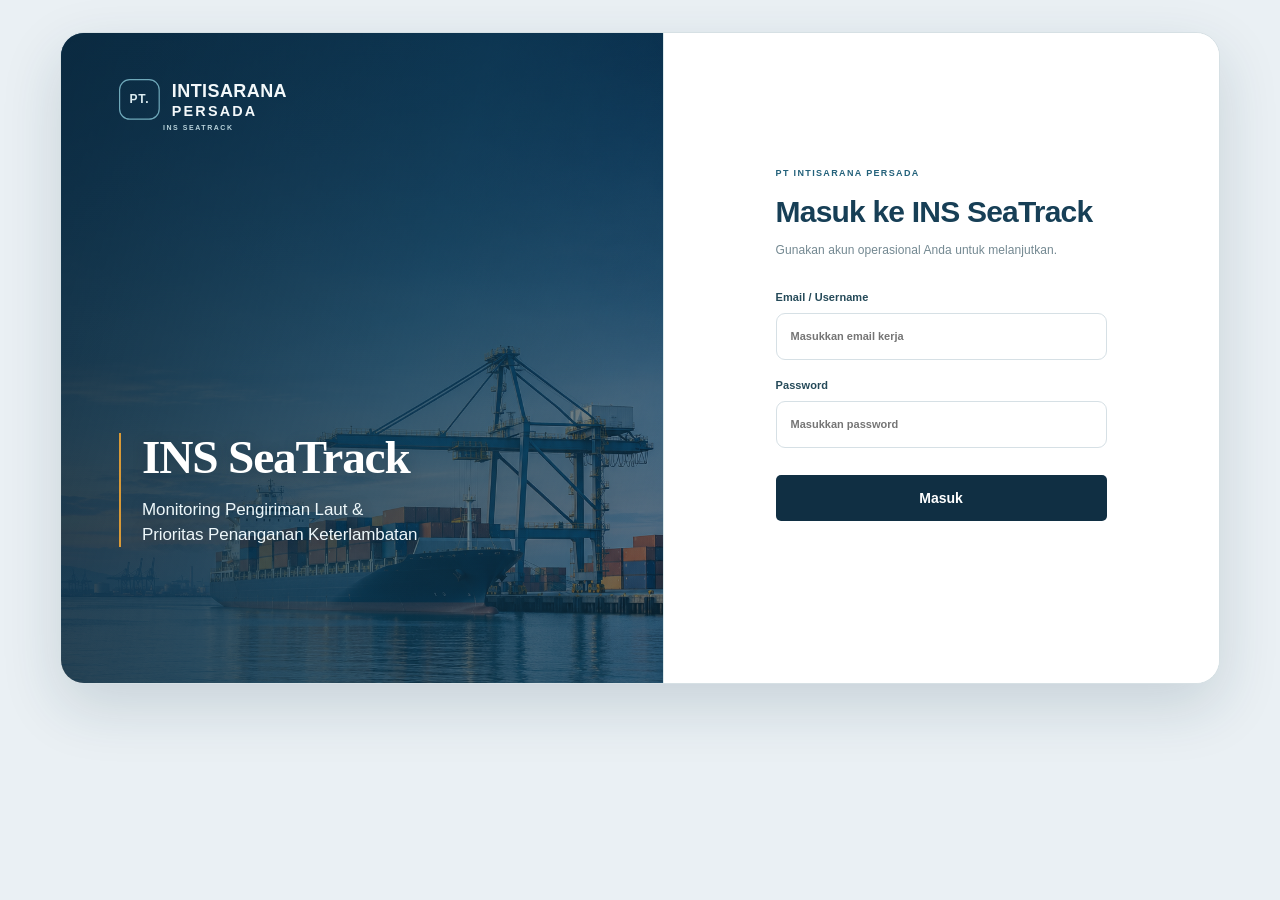
<file: index.html>
<!DOCTYPE html>
<html lang="id">
  <head>
    <meta charset="UTF-8" />
    <meta name="viewport" content="width=device-width, initial-scale=1.0" />
    <title>Intisarana Shipment Intelligence</title>
    <link rel="stylesheet" href="styles.css" />
    <link rel="stylesheet" href="theme.css" />
    <link rel="stylesheet" href="voyage.css" />
    <link rel="stylesheet" href="harbor.css" />
    <link rel="stylesheet" href="sidebar-brand.css" />
    <link rel="stylesheet" href="monitoring-flow.css" />
    <link rel="stylesheet" href="guided-workflow.css" />
    <link rel="stylesheet" href="data-entry.css" />
    <link rel="stylesheet" href="research-alignment.css" />
    <link rel="stylesheet" href="operations-pages.css" />
    <link rel="stylesheet" href="workflow-final.css" />
    <link rel="stylesheet" href="login-seatrack.css" />
    <link rel="stylesheet" href="dashboard-clean.css" />
    <link rel="stylesheet" href="shipment-management.css" />
    <link rel="stylesheet" href="shipment-modal.css" />
    <link rel="stylesheet" href="pagination.css" />
    <link rel="stylesheet" href="shipment-detail-action.css" />
    <link rel="stylesheet" href="status-calculation.css" />
    <link rel="stylesheet" href="analysis-template.css" />
    <link rel="stylesheet" href="analysis-trends.css" />
    <link rel="stylesheet" href="ahp-template.css" />
    <link rel="stylesheet" href="recommendation-template.css" />
    <link rel="stylesheet" href="report-template.css" />
    <link rel="stylesheet" href="account-menu.css" />
    <link rel="stylesheet" href="ux-polish.css" />
    <link rel="stylesheet" href="nav-groups.css" />
    <link rel="stylesheet" href="delay-simplify.css" />
    <link rel="stylesheet" href="shipment-process.css" />
    <link rel="stylesheet" href="shipment-process-column.css" />
    <link rel="stylesheet" href="dashboard-process-chart.css" />
    <link rel="stylesheet" href="presentation-mode.css" />
    <link rel="stylesheet" href="shipment-tools.css" />
    <link rel="stylesheet" href="print-report.css" />
    <link rel="stylesheet" href="recommendation-action.css" />
    <link rel="stylesheet" href="save-confirmation.css" />
    <link rel="stylesheet" href="dashboard-actions.css" />
    <link rel="stylesheet" href="attention-list.css" />
    <link rel="stylesheet" href="professional-freight.css" />
    <link rel="stylesheet" href="manual.css" />
  </head>
  <body>
    <div id="app"></div>
    <script src="app.js"></script>
  </body>
</html>
</file>
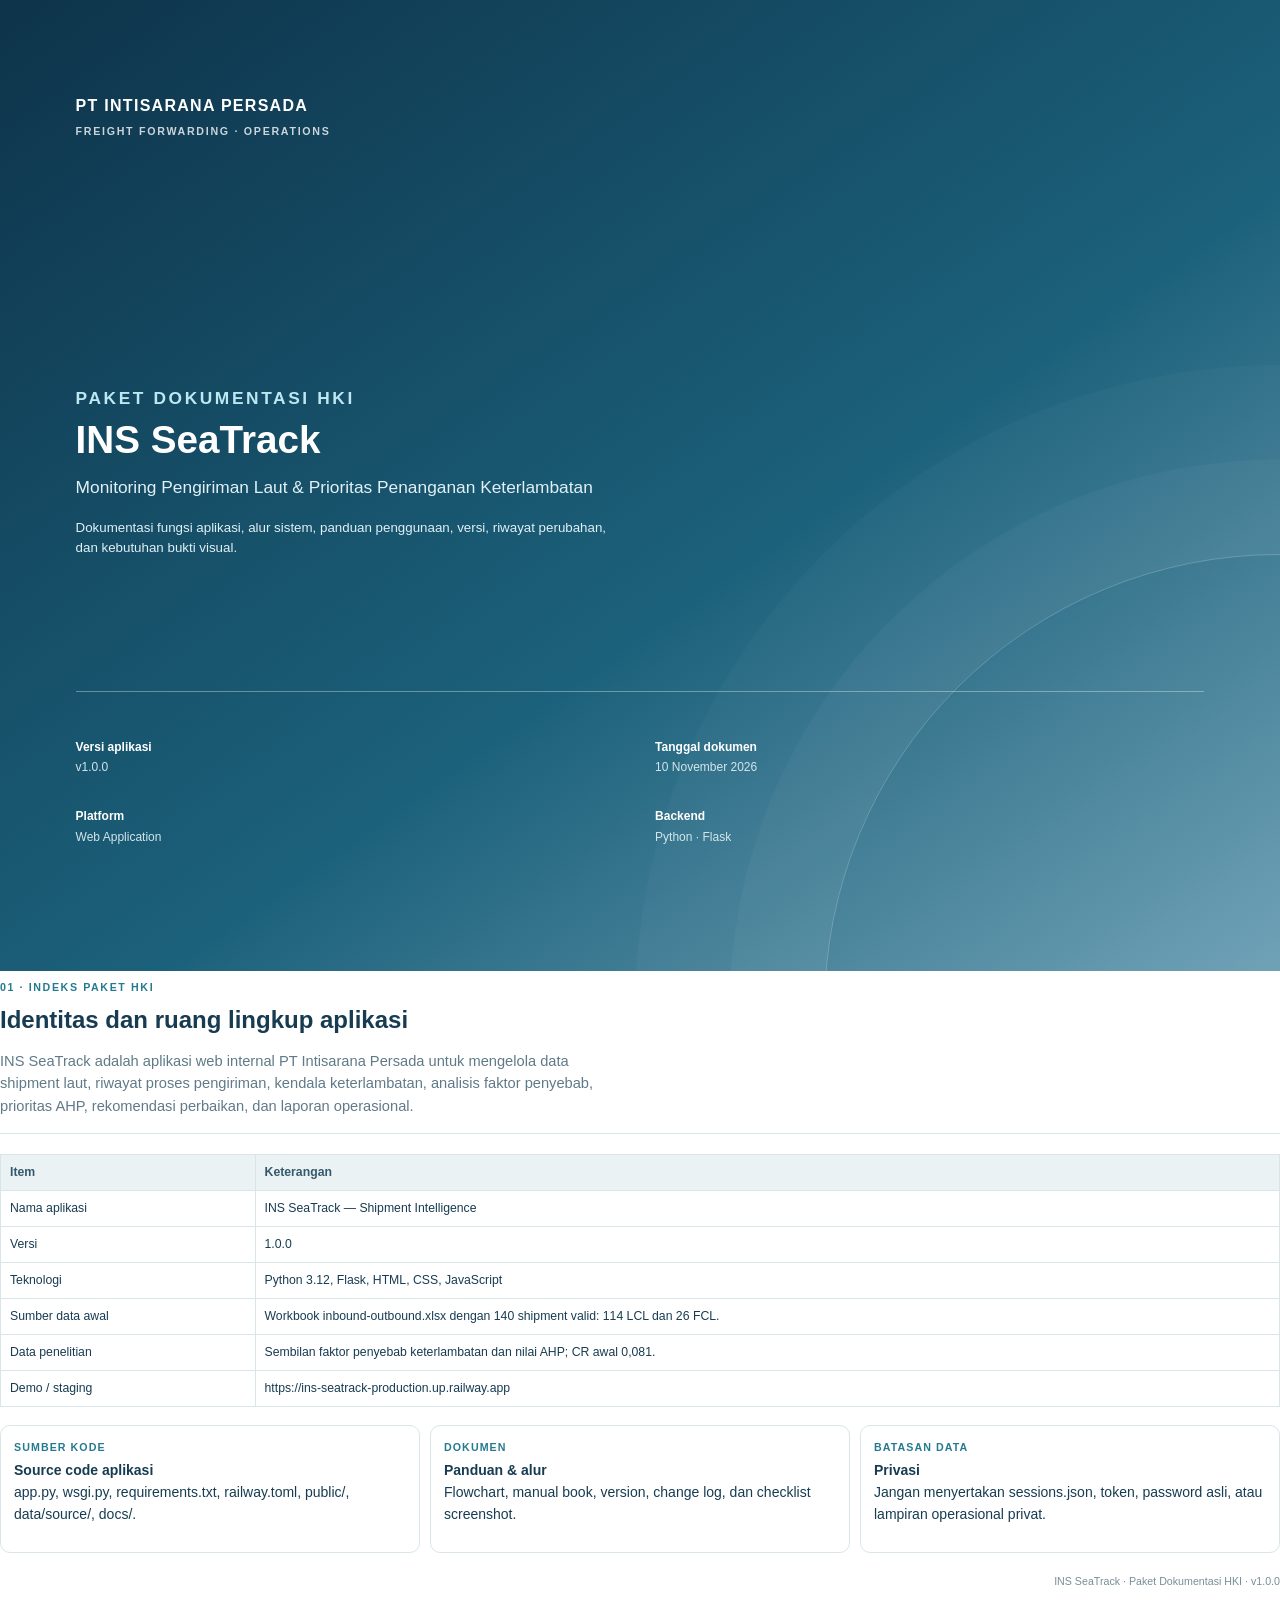
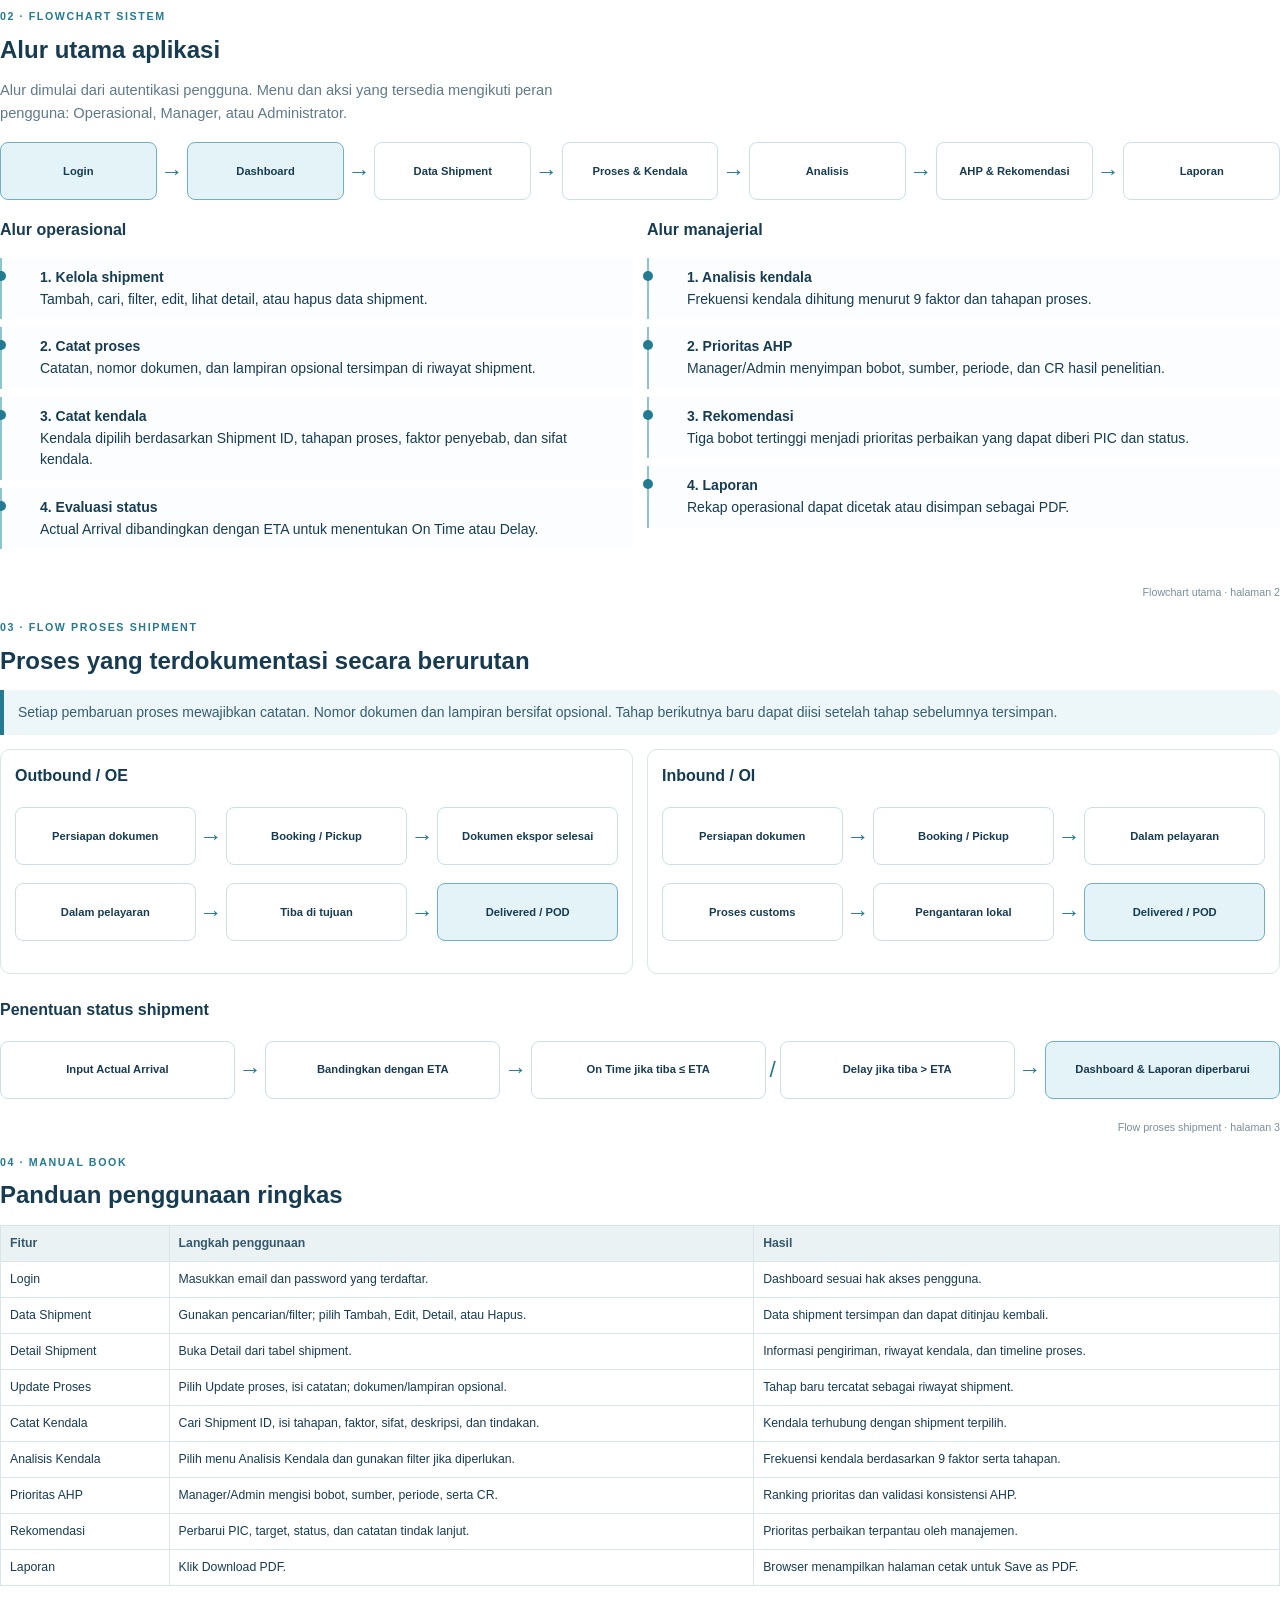
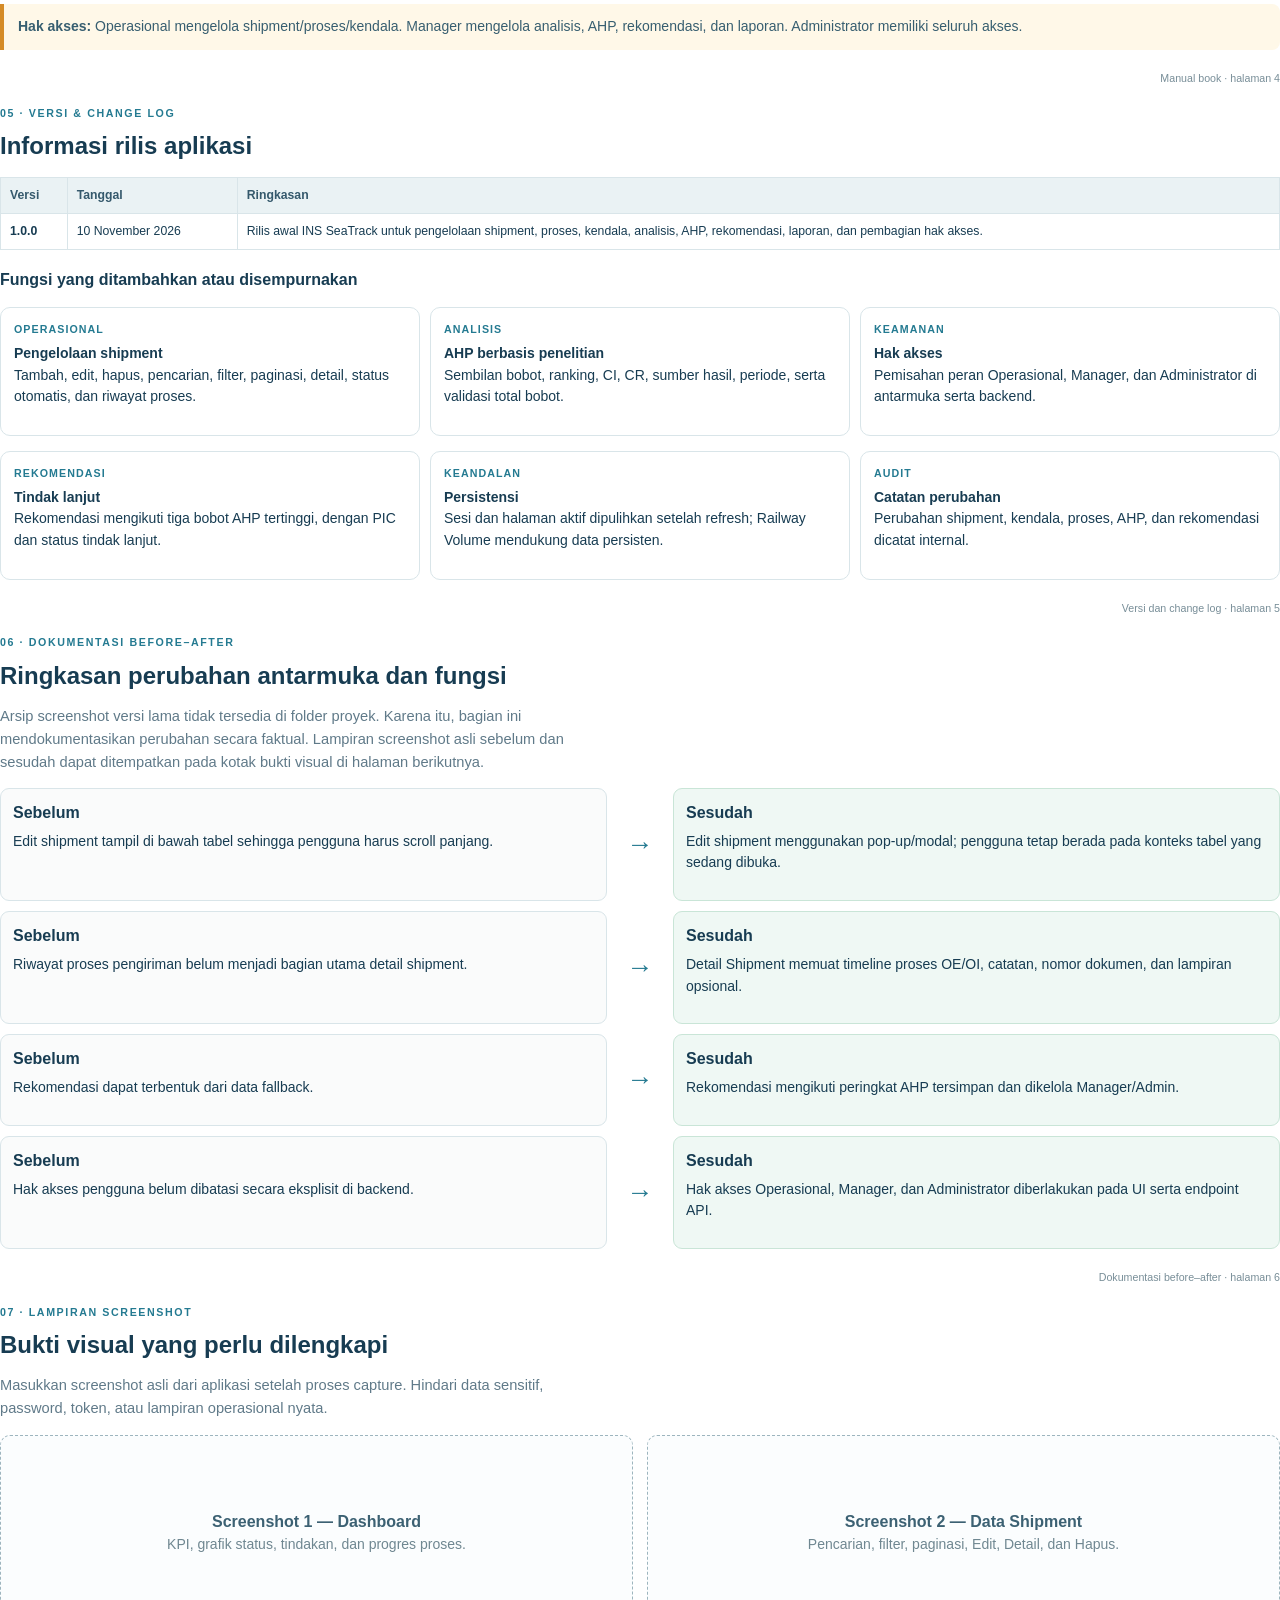
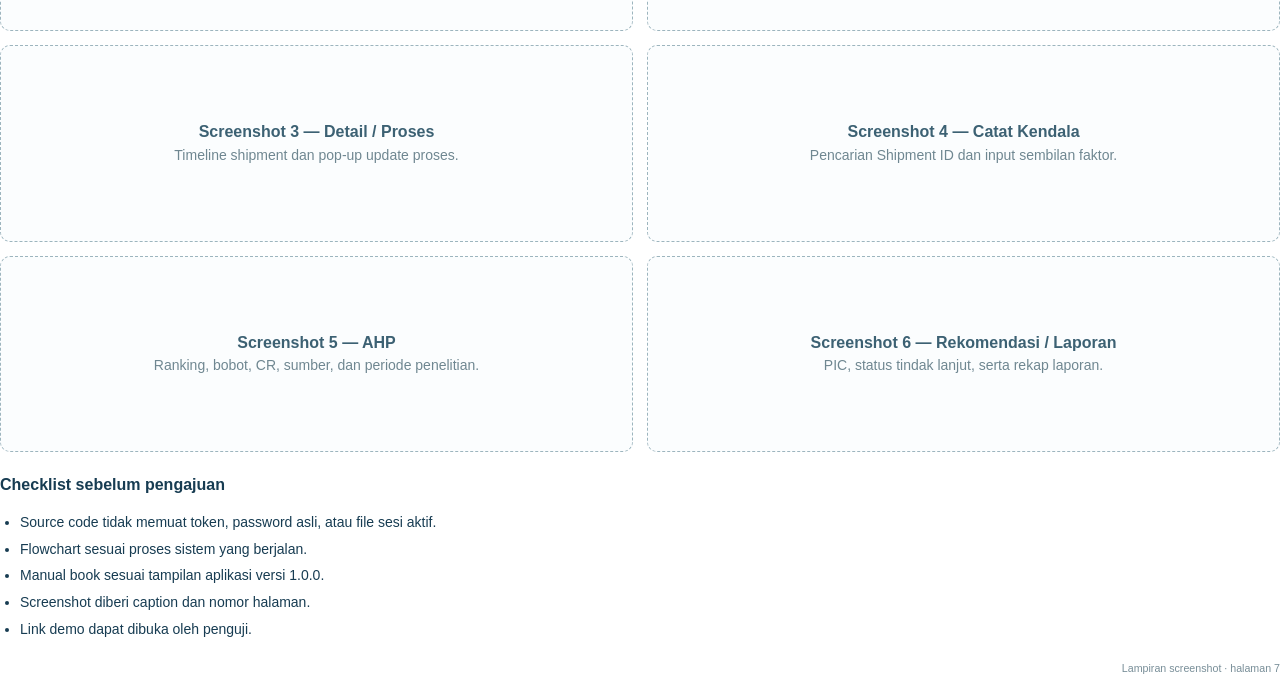
<file: HKI_DOCUMENTATION.html>
<!doctype html>
<html lang="id">
<head>
  <meta charset="utf-8">
  <meta name="viewport" content="width=device-width, initial-scale=1">
  <title>Paket Dokumentasi HKI — INS SeaTrack</title>
  <style>
    @page { size: A4; margin: 16mm; }
    :root { --navy:#123b54; --teal:#247a91; --blue:#2d73b9; --line:#d9e5e9; --muted:#607a89; --bg:#f5f8f9; --green:#21845d; --amber:#a86d10; }
    * { box-sizing:border-box; }
    body { margin:0; color:#173c52; background:#fff; font:10.5pt/1.55 Arial, Helvetica, sans-serif; }
    h1,h2,h3,p { margin-top:0; } h1 { font-size:29pt; line-height:1.12; margin-bottom:12px; } h2 { font-size:18pt; margin:0 0 11px; } h3 { font-size:12pt; margin:0 0 5px; }
    .cover { min-height:257mm; padding:25mm 20mm; color:#fff; background:linear-gradient(145deg, #0d334a, #1c617b 58%, #70a2b7); position:relative; overflow:hidden; }
    .cover:after { content:""; position:absolute; width:240mm; height:240mm; right:-120mm; bottom:-130mm; border:1px solid rgba(255,255,255,.22); border-radius:50%; box-shadow:0 0 0 25mm rgba(255,255,255,.03),0 0 0 50mm rgba(255,255,255,.025); }
    .brand { font-size:12pt; font-weight:700; letter-spacing:.08em; } .brand small { display:block; margin-top:4px; font-size:8pt; letter-spacing:.16em; opacity:.78; }
    .cover main { margin-top:65mm; max-width:145mm; } .cover p { font-size:13pt; color:#e0f0f5; } .cover .meta { margin-top:35mm; padding-top:12mm; border-top:1px solid rgba(255,255,255,.34); display:grid; grid-template-columns:1fr 1fr; gap:8mm; font-size:9pt; }
    .cover .meta b,.cover .meta span { display:block; } .cover .meta span { margin-top:2px; color:#d2e5eb; }
    .page { page-break-before:always; padding-top:2mm; } .eyebrow { margin-bottom:6px; color:var(--teal); font-size:8pt; font-weight:700; letter-spacing:.15em; }
    .lead { max-width:160mm; color:var(--muted); font-size:11pt; } .rule { border:0; border-top:1px solid var(--line); margin:15px 0 20px; }
    table { width:100%; border-collapse:collapse; margin:12px 0 18px; font-size:9.2pt; } th { background:#eaf2f4; text-align:left; color:#35596c; } th,td { padding:8px 9px; vertical-align:top; border:1px solid var(--line); }
    .cards { display:grid; grid-template-columns:repeat(3,1fr); gap:10px; margin-top:15px; } .card { border:1px solid var(--line); border-radius:10px; padding:13px; background:#fff; } .card span { display:block; margin-bottom:5px; color:var(--teal); font-size:8pt; font-weight:bold; letter-spacing:.1em; }
    .flow { display:flex; align-items:stretch; gap:4px; margin:18px 0; } .flow .node { flex:1; min-height:58px; display:flex; align-items:center; justify-content:center; padding:8px; border:1px solid #cddfe5; border-radius:8px; background:#fff; text-align:center; font-size:8.4pt; font-weight:bold; } .flow .arrow { align-self:center; color:var(--teal); font-size:17pt; } .flow .primary-node { background:#e3f3f7; border-color:#6eb1c5; }
    .decision { width:85px; height:85px; margin:15px auto; display:flex; align-items:center; justify-content:center; padding:12px; transform:rotate(45deg); background:#fff5d8; border:1px solid #e9bd59; text-align:center; font-size:8pt; font-weight:bold; } .decision b { transform:rotate(-45deg); }
    .branch { display:grid; grid-template-columns:1fr 1fr; gap:14px; } .branch section { padding:14px; border:1px solid var(--line); border-radius:10px; } .branch h3 { color:var(--navy); }
    .timeline { display:grid; gap:8px; margin:15px 0; } .timeline article { position:relative; padding:9px 12px 9px 38px; border-left:2px solid #8cc4d2; background:#fbfdfe; } .timeline article:before { content:""; position:absolute; left:-6px; top:13px; width:10px; height:10px; border-radius:50%; background:#237b91; } .timeline b { display:block; }
    .callout { padding:12px 14px; border-left:4px solid var(--teal); border-radius:0 8px 8px 0; background:#edf7f9; color:#375e70; } .warning { border-left-color:#d58b26; background:#fff8e8; }
    .change { display:grid; grid-template-columns:1fr 46px 1fr; align-items:stretch; gap:10px; margin:10px 0; } .before,.after { padding:12px; border-radius:9px; border:1px solid var(--line); } .before { background:#fafbfb; } .after { background:#eff8f4; border-color:#c9e5d7; } .change .arrow { align-self:center; color:var(--teal); font-size:20pt; text-align:center; }
    .shot { min-height:52mm; padding:15px; border:1px dashed #9db5be; border-radius:10px; color:#6f8791; background:#fbfdfe; display:flex; flex-direction:column; justify-content:center; text-align:center; } .shot b { color:#3c6173; font-size:12pt; }
    .two { display:grid; grid-template-columns:1fr 1fr; gap:14px; } ul,ol { padding-left:20px; } li { margin-bottom:5px; }
    .footer { margin-top:20px; color:#788e98; font-size:8pt; text-align:right; }
    @media print { .cover { margin:-16mm; } }
  </style>
</head>
<body>
  <section class="cover">
    <div class="brand">PT INTISARANA PERSADA<small>FREIGHT FORWARDING · OPERATIONS</small></div>
    <main><p class="eyebrow" style="color:#bde8f2">PAKET DOKUMENTASI HKI</p><h1>INS SeaTrack</h1><p>Monitoring Pengiriman Laut &amp; Prioritas Penanganan Keterlambatan</p><p style="font-size:10pt">Dokumentasi fungsi aplikasi, alur sistem, panduan penggunaan, versi, riwayat perubahan, dan kebutuhan bukti visual.</p></main>
    <div class="meta"><div><b>Versi aplikasi</b><span>v1.0.0</span></div><div><b>Tanggal dokumen</b><span>10 November 2026</span></div><div><b>Platform</b><span>Web Application</span></div><div><b>Backend</b><span>Python · Flask</span></div></div>
  </section>

  <section class="page"><p class="eyebrow">01 · INDEKS PAKET HKI</p><h2>Identitas dan ruang lingkup aplikasi</h2><p class="lead">INS SeaTrack adalah aplikasi web internal PT Intisarana Persada untuk mengelola data shipment laut, riwayat proses pengiriman, kendala keterlambatan, analisis faktor penyebab, prioritas AHP, rekomendasi perbaikan, dan laporan operasional.</p><hr class="rule"><table><tr><th>Item</th><th>Keterangan</th></tr><tr><td>Nama aplikasi</td><td>INS SeaTrack — Shipment Intelligence</td></tr><tr><td>Versi</td><td>1.0.0</td></tr><tr><td>Teknologi</td><td>Python 3.12, Flask, HTML, CSS, JavaScript</td></tr><tr><td>Sumber data awal</td><td>Workbook inbound-outbound.xlsx dengan 140 shipment valid: 114 LCL dan 26 FCL.</td></tr><tr><td>Data penelitian</td><td>Sembilan faktor penyebab keterlambatan dan nilai AHP; CR awal 0,081.</td></tr><tr><td>Demo / staging</td><td>https://ins-seatrack-production.up.railway.app</td></tr></table><div class="cards"><article class="card"><span>SUMBER KODE</span><b>Source code aplikasi</b><p>app.py, wsgi.py, requirements.txt, railway.toml, public/, data/source/, docs/.</p></article><article class="card"><span>DOKUMEN</span><b>Panduan &amp; alur</b><p>Flowchart, manual book, version, change log, dan checklist screenshot.</p></article><article class="card"><span>BATASAN DATA</span><b>Privasi</b><p>Jangan menyertakan sessions.json, token, password asli, atau lampiran operasional privat.</p></article></div><p class="footer">INS SeaTrack · Paket Dokumentasi HKI · v1.0.0</p></section>

  <section class="page"><p class="eyebrow">02 · FLOWCHART SISTEM</p><h2>Alur utama aplikasi</h2><p class="lead">Alur dimulai dari autentikasi pengguna. Menu dan aksi yang tersedia mengikuti peran pengguna: Operasional, Manager, atau Administrator.</p><div class="flow"><div class="node primary-node">Login</div><div class="arrow">→</div><div class="node primary-node">Dashboard</div><div class="arrow">→</div><div class="node">Data Shipment</div><div class="arrow">→</div><div class="node">Proses &amp; Kendala</div><div class="arrow">→</div><div class="node">Analisis</div><div class="arrow">→</div><div class="node">AHP &amp; Rekomendasi</div><div class="arrow">→</div><div class="node">Laporan</div></div><div class="two"><section><h3>Alur operasional</h3><div class="timeline"><article><b>1. Kelola shipment</b>Tambah, cari, filter, edit, lihat detail, atau hapus data shipment.</article><article><b>2. Catat proses</b>Catatan, nomor dokumen, dan lampiran opsional tersimpan di riwayat shipment.</article><article><b>3. Catat kendala</b>Kendala dipilih berdasarkan Shipment ID, tahapan proses, faktor penyebab, dan sifat kendala.</article><article><b>4. Evaluasi status</b>Actual Arrival dibandingkan dengan ETA untuk menentukan On Time atau Delay.</article></div></section><section><h3>Alur manajerial</h3><div class="timeline"><article><b>1. Analisis kendala</b>Frekuensi kendala dihitung menurut 9 faktor dan tahapan proses.</article><article><b>2. Prioritas AHP</b>Manager/Admin menyimpan bobot, sumber, periode, dan CR hasil penelitian.</article><article><b>3. Rekomendasi</b>Tiga bobot tertinggi menjadi prioritas perbaikan yang dapat diberi PIC dan status.</article><article><b>4. Laporan</b>Rekap operasional dapat dicetak atau disimpan sebagai PDF.</article></div></section></div><p class="footer">Flowchart utama · halaman 2</p></section>

  <section class="page"><p class="eyebrow">03 · FLOW PROSES SHIPMENT</p><h2>Proses yang terdokumentasi secara berurutan</h2><p class="callout">Setiap pembaruan proses mewajibkan catatan. Nomor dokumen dan lampiran bersifat opsional. Tahap berikutnya baru dapat diisi setelah tahap sebelumnya tersimpan.</p><div class="branch"><section><h3>Outbound / OE</h3><div class="flow"><div class="node">Persiapan dokumen</div><div class="arrow">→</div><div class="node">Booking / Pickup</div><div class="arrow">→</div><div class="node">Dokumen ekspor selesai</div></div><div class="flow"><div class="node">Dalam pelayaran</div><div class="arrow">→</div><div class="node">Tiba di tujuan</div><div class="arrow">→</div><div class="node primary-node">Delivered / POD</div></div></section><section><h3>Inbound / OI</h3><div class="flow"><div class="node">Persiapan dokumen</div><div class="arrow">→</div><div class="node">Booking / Pickup</div><div class="arrow">→</div><div class="node">Dalam pelayaran</div></div><div class="flow"><div class="node">Proses customs</div><div class="arrow">→</div><div class="node">Pengantaran lokal</div><div class="arrow">→</div><div class="node primary-node">Delivered / POD</div></div></section></div><h3 style="margin-top:24px">Penentuan status shipment</h3><div class="flow"><div class="node">Input Actual Arrival</div><div class="arrow">→</div><div class="node">Bandingkan dengan ETA</div><div class="arrow">→</div><div class="node">On Time jika tiba ≤ ETA</div><div class="arrow">/</div><div class="node">Delay jika tiba &gt; ETA</div><div class="arrow">→</div><div class="node primary-node">Dashboard &amp; Laporan diperbarui</div></div><p class="footer">Flow proses shipment · halaman 3</p></section>

  <section class="page"><p class="eyebrow">04 · MANUAL BOOK</p><h2>Panduan penggunaan ringkas</h2><table><tr><th>Fitur</th><th>Langkah penggunaan</th><th>Hasil</th></tr><tr><td>Login</td><td>Masukkan email dan password yang terdaftar.</td><td>Dashboard sesuai hak akses pengguna.</td></tr><tr><td>Data Shipment</td><td>Gunakan pencarian/filter; pilih Tambah, Edit, Detail, atau Hapus.</td><td>Data shipment tersimpan dan dapat ditinjau kembali.</td></tr><tr><td>Detail Shipment</td><td>Buka Detail dari tabel shipment.</td><td>Informasi pengiriman, riwayat kendala, dan timeline proses.</td></tr><tr><td>Update Proses</td><td>Pilih Update proses, isi catatan; dokumen/lampiran opsional.</td><td>Tahap baru tercatat sebagai riwayat shipment.</td></tr><tr><td>Catat Kendala</td><td>Cari Shipment ID, isi tahapan, faktor, sifat, deskripsi, dan tindakan.</td><td>Kendala terhubung dengan shipment terpilih.</td></tr><tr><td>Analisis Kendala</td><td>Pilih menu Analisis Kendala dan gunakan filter jika diperlukan.</td><td>Frekuensi kendala berdasarkan 9 faktor serta tahapan.</td></tr><tr><td>Prioritas AHP</td><td>Manager/Admin mengisi bobot, sumber, periode, serta CR.</td><td>Ranking prioritas dan validasi konsistensi AHP.</td></tr><tr><td>Rekomendasi</td><td>Perbarui PIC, target, status, dan catatan tindak lanjut.</td><td>Prioritas perbaikan terpantau oleh manajemen.</td></tr><tr><td>Laporan</td><td>Klik Download PDF.</td><td>Browser menampilkan halaman cetak untuk Save as PDF.</td></tr></table><div class="callout warning"><b>Hak akses:</b> Operasional mengelola shipment/proses/kendala. Manager mengelola analisis, AHP, rekomendasi, dan laporan. Administrator memiliki seluruh akses.</div><p class="footer">Manual book · halaman 4</p></section>

  <section class="page"><p class="eyebrow">05 · VERSI &amp; CHANGE LOG</p><h2>Informasi rilis aplikasi</h2><table><tr><th>Versi</th><th>Tanggal</th><th>Ringkasan</th></tr><tr><td><b>1.0.0</b></td><td>10 November 2026</td><td>Rilis awal INS SeaTrack untuk pengelolaan shipment, proses, kendala, analisis, AHP, rekomendasi, laporan, dan pembagian hak akses.</td></tr></table><h3>Fungsi yang ditambahkan atau disempurnakan</h3><div class="cards"><article class="card"><span>OPERASIONAL</span><b>Pengelolaan shipment</b><p>Tambah, edit, hapus, pencarian, filter, paginasi, detail, status otomatis, dan riwayat proses.</p></article><article class="card"><span>ANALISIS</span><b>AHP berbasis penelitian</b><p>Sembilan bobot, ranking, CI, CR, sumber hasil, periode, serta validasi total bobot.</p></article><article class="card"><span>KEAMANAN</span><b>Hak akses</b><p>Pemisahan peran Operasional, Manager, dan Administrator di antarmuka serta backend.</p></article></div><div class="cards"><article class="card"><span>REKOMENDASI</span><b>Tindak lanjut</b><p>Rekomendasi mengikuti tiga bobot AHP tertinggi, dengan PIC dan status tindak lanjut.</p></article><article class="card"><span>KEANDALAN</span><b>Persistensi</b><p>Sesi dan halaman aktif dipulihkan setelah refresh; Railway Volume mendukung data persisten.</p></article><article class="card"><span>AUDIT</span><b>Catatan perubahan</b><p>Perubahan shipment, kendala, proses, AHP, dan rekomendasi dicatat internal.</p></article></div><p class="footer">Versi dan change log · halaman 5</p></section>

  <section class="page"><p class="eyebrow">06 · DOKUMENTASI BEFORE–AFTER</p><h2>Ringkasan perubahan antarmuka dan fungsi</h2><p class="lead">Arsip screenshot versi lama tidak tersedia di folder proyek. Karena itu, bagian ini mendokumentasikan perubahan secara faktual. Lampiran screenshot asli sebelum dan sesudah dapat ditempatkan pada kotak bukti visual di halaman berikutnya.</p><div class="change"><div class="before"><h3>Sebelum</h3><p>Edit shipment tampil di bawah tabel sehingga pengguna harus scroll panjang.</p></div><div class="arrow">→</div><div class="after"><h3>Sesudah</h3><p>Edit shipment menggunakan pop-up/modal; pengguna tetap berada pada konteks tabel yang sedang dibuka.</p></div></div><div class="change"><div class="before"><h3>Sebelum</h3><p>Riwayat proses pengiriman belum menjadi bagian utama detail shipment.</p></div><div class="arrow">→</div><div class="after"><h3>Sesudah</h3><p>Detail Shipment memuat timeline proses OE/OI, catatan, nomor dokumen, dan lampiran opsional.</p></div></div><div class="change"><div class="before"><h3>Sebelum</h3><p>Rekomendasi dapat terbentuk dari data fallback.</p></div><div class="arrow">→</div><div class="after"><h3>Sesudah</h3><p>Rekomendasi mengikuti peringkat AHP tersimpan dan dikelola Manager/Admin.</p></div></div><div class="change"><div class="before"><h3>Sebelum</h3><p>Hak akses pengguna belum dibatasi secara eksplisit di backend.</p></div><div class="arrow">→</div><div class="after"><h3>Sesudah</h3><p>Hak akses Operasional, Manager, dan Administrator diberlakukan pada UI serta endpoint API.</p></div></div><p class="footer">Dokumentasi before–after · halaman 6</p></section>

  <section class="page"><p class="eyebrow">07 · LAMPIRAN SCREENSHOT</p><h2>Bukti visual yang perlu dilengkapi</h2><p class="lead">Masukkan screenshot asli dari aplikasi setelah proses capture. Hindari data sensitif, password, token, atau lampiran operasional nyata.</p><div class="two"><div class="shot"><b>Screenshot 1 — Dashboard</b><span>KPI, grafik status, tindakan, dan progres proses.</span></div><div class="shot"><b>Screenshot 2 — Data Shipment</b><span>Pencarian, filter, paginasi, Edit, Detail, dan Hapus.</span></div><div class="shot"><b>Screenshot 3 — Detail / Proses</b><span>Timeline shipment dan pop-up update proses.</span></div><div class="shot"><b>Screenshot 4 — Catat Kendala</b><span>Pencarian Shipment ID dan input sembilan faktor.</span></div><div class="shot"><b>Screenshot 5 — AHP</b><span>Ranking, bobot, CR, sumber, dan periode penelitian.</span></div><div class="shot"><b>Screenshot 6 — Rekomendasi / Laporan</b><span>PIC, status tindak lanjut, serta rekap laporan.</span></div></div><h3 style="margin-top:21px">Checklist sebelum pengajuan</h3><ul><li>Source code tidak memuat token, password asli, atau file sesi aktif.</li><li>Flowchart sesuai proses sistem yang berjalan.</li><li>Manual book sesuai tampilan aplikasi versi 1.0.0.</li><li>Screenshot diberi caption dan nomor halaman.</li><li>Link demo dapat dibuka oleh penguji.</li></ul><p class="footer">Lampiran screenshot · halaman 7</p></section>
</body>
</html>
</file>
<file: styles.css>
:root{--ink:#2d4149;--muted:#778990;--navy:#30454d;--bg:#f7f8fa;--card:#fff;--line:#e3e9eb;--accent:#ae5555;--accent-dark:#913f3f;--accent-soft:#fff4f3;--blue-soft:#edf3f4}*{box-sizing:border-box}body{margin:0;background:var(--bg);color:var(--ink);font:14px/1.45 Inter,Segoe UI,Arial,sans-serif}button,input,select,textarea{font:inherit}button{cursor:pointer}.eyebrow{margin:0;color:#a55b5b;font-size:10px;font-weight:700;letter-spacing:1.7px}.muted{color:var(--muted)}.primary{border:0;border-radius:9px;padding:12px 18px;background:var(--accent);color:#fff;font-weight:700;box-shadow:0 5px 14px #ae55551c}.primary:hover{background:var(--accent-dark)}
.login-page{display:grid;min-height:100vh;grid-template-columns:1.05fr .95fr}.login-intro{display:flex;min-height:100vh;flex-direction:column;justify-content:space-between;padding:44px 10%;background:linear-gradient(135deg,#edf2f3,#dce8ea);color:var(--ink)}.logo-on-dark{display:flex;flex-direction:column;align-items:flex-start;gap:5px}.logo-on-dark img{width:156px;height:76px;object-fit:contain}.logo-on-dark small{color:#72858c;font-size:8px;font-weight:700;letter-spacing:2px}.login-intro h1{margin:22px 0;font-size:clamp(37px,4.4vw,61px);line-height:1.13;letter-spacing:-2px}.login-intro em{color:#b45d5d;font-style:italic}.intro-copy{max-width:430px;color:#61767d;line-height:1.9}.intro-foot{color:#778b92;font-size:11px}.login-panel{display:grid;place-items:center;padding:32px;background:#fff}.login-form{width:min(100%,385px)}.login-logo{display:block;width:170px;height:80px;object-fit:contain;margin:0 0 22px}.login-form h2{margin:11px 0 8px;font-size:29px;letter-spacing:-1px}.login-form>.muted{margin:0 0 30px;font-size:12px}.login-form label,.field label{display:block;margin-top:17px;color:#566b74;font-size:11px;font-weight:700}.login-form input,.field input,.field select,.field textarea{display:block;width:100%;margin-top:7px;padding:12px;border:1px solid var(--line);border-radius:8px;background:#fff;color:var(--ink)}.login-form .primary{width:100%;margin-top:25px}.form-message{min-height:18px;margin:11px 0 0;color:var(--accent-dark);font-size:12px}
.shell{display:flex;min-height:100vh}.sidebar{position:fixed;inset:0 auto 0 0;display:flex;flex-direction:column;width:238px;padding:29px 19px;background:#334851;color:#b9c8cc}.sidebar .logo-on-dark small{color:#aabdc2}.nav-label{margin:45px 13px 12px;color:#8ca0a6;font-size:9px;letter-spacing:1.8px}.sidebar nav{display:grid;gap:6px}.sidebar nav button{border:0;border-radius:8px;padding:12px 13px;background:transparent;color:#c4d0d3;text-align:left;font-size:13px}.sidebar nav button:hover{background:#ffffff14}.sidebar nav button.active{background:#f9fbfb;color:#9d4b4b;font-weight:750}.nav-icon{display:inline-block;width:20px;margin-right:8px;text-align:center}.data-source{margin-top:auto;padding:16px;border:1px solid #ffffff16;border-radius:10px;background:#ffffff08}.data-source .eyebrow{color:#e7b9b9;font-size:8px}.data-source strong,.data-source small{display:block}.data-source strong{margin:8px 0 3px;color:#fff;font-size:12px}.data-source small{color:#a7b8bd;font-size:10px}.content{width:calc(100% - 238px);margin-left:238px;min-width:0}header{position:sticky;top:0;z-index:2;display:flex;align-items:center;justify-content:space-between;height:76px;padding:0 38px;border-bottom:1px solid var(--line);background:#ffffffed;backdrop-filter:blur(9px);font-size:12px}.crumb{color:#99a8ad}.profile{display:flex;align-items:center;gap:9px}.profile strong,.profile small{display:block}.profile strong{font-size:11px}.profile small{color:var(--muted);font-size:10px;text-transform:capitalize}.avatar{display:grid;place-items:center;width:33px;height:33px;border-radius:50%;background:var(--accent-soft);color:#a55252;font-weight:750}.logout{width:31px;height:31px;margin-left:8px;border:1px solid var(--line);border-radius:7px;background:white;color:var(--muted);font-size:17px}.workspace{max-width:1540px;margin:auto;padding:34px 38px 56px}
.hero,.page-title{margin-bottom:27px}.hero{display:flex;align-items:end;justify-content:space-between;gap:20px}.hero h1,.page-title h1{margin:7px 0;font-size:31px;line-height:1.2;letter-spacing:-1px}.hero em{color:#b45d5d;font-style:normal}.hero p:not(.eyebrow),.page-title p:not(.eyebrow){margin:0;color:var(--muted);font-size:12px}.kpis{display:grid;grid-template-columns:repeat(4,minmax(0,1fr));gap:15px;margin-bottom:22px}.kpi{padding:19px;border:1px solid var(--line);border-radius:12px;background:var(--card)}.kpi.teal{border-top:3px solid #bd7777}.kpi.mint{border-color:#f0dddd;background:#fff8f7}.kpi p{margin:0;color:#6d8088;font-size:11px}.kpi strong{display:block;margin:14px 0 5px;font-size:27px;letter-spacing:-1px}.kpi.mint strong{color:#9b5555;font-size:22px}.kpi span{color:#96a4a9;font-size:10px}.notice{display:flex;align-items:center;gap:12px;margin-bottom:22px;padding:14px 17px;border:1px solid #ece5e3;border-radius:10px;background:#fffafa;font-size:11px}.notice strong,.notice b{color:#9b5555}.notice span{flex:1;color:#718288}.notice b{padding:4px 8px;border-radius:12px;background:#fdeaea;white-space:nowrap}.dashboard-grid,.report-grid{display:grid;grid-template-columns:repeat(2,minmax(0,1fr));gap:20px}.panel{overflow:hidden;border:1px solid var(--line);border-radius:12px;background:var(--card)}.panel-title{display:flex;align-items:start;justify-content:space-between;gap:12px;padding:20px 21px 11px}.panel-title h2,.delay-form h2,.factor-guide h2,.report-card h2{margin:0;font-size:15px}.panel-title p{margin:5px 0 0;color:var(--muted);font-size:10px}.pill{padding:5px 8px;border-radius:12px;background:var(--accent-soft);color:#9f5757;font-size:10px;font-weight:700}.pill.neutral{background:#f0f4f5;color:#74868d}.bars{padding:5px 21px 22px}.bar-row{display:grid;grid-template-columns:minmax(100px,1.5fr) 2fr 24px;align-items:center;gap:10px;margin-top:14px;font-size:10px}.bar-row>span{overflow:hidden;color:#556d76;white-space:nowrap;text-overflow:ellipsis}.bar-row div{height:7px;overflow:hidden;border-radius:8px;background:#edf2f3}.bar-row i{display:block;height:100%;border-radius:8px;background:#bb7070}.bar-row b{text-align:right;color:#617881}.delay-summary{grid-column:1/-1}.delay-line{display:flex;align-items:center;gap:20px;padding:13px 21px;border-top:1px solid #edf1f2}.delay-line>span{min-width:140px;color:#a75a5a;font-size:10px;font-weight:750}.delay-line strong,.delay-line small{display:block}.delay-line strong{font-size:11px}.delay-line small{margin-top:2px;color:var(--muted);font-size:10px}.empty{padding:26px 21px;color:var(--muted);font-size:11px}
.table-tools{display:flex;align-items:center;justify-content:space-between;padding:15px 19px;border-bottom:1px solid var(--line);color:var(--muted);font-size:11px}.search{padding:7px 10px;border:1px solid var(--line);border-radius:7px;background:#fafcfc;color:#7d949b}.search input{width:235px;border:0;outline:0;background:transparent;font-size:11px}.table-wrap{overflow:auto}table{width:100%;min-width:970px;border-collapse:collapse;font-size:10px}th{padding:12px 14px;background:#f9fbfb;color:#7d9098;text-align:left;font-size:9px;letter-spacing:.5px}td{padding:13px 14px;border-top:1px solid #edf1f2;color:#566e77;vertical-align:top}td strong,td small{display:block}td strong{color:#304e58;font-size:10px}td small{max-width:180px;overflow:hidden;margin-top:4px;color:#8b9ba1;font-size:9px;white-space:nowrap;text-overflow:ellipsis}.tag{padding:3px 5px;border-radius:4px;background:var(--accent-soft);color:#a35a5a;font-size:9px;font-weight:750}.route-arrow{color:#ad6363}.status{padding:4px 7px;border-radius:10px;font-size:9px;white-space:nowrap}.status.pending{background:#eef2f3;color:#71838c}.status.delay{background:#fff0f0;color:#a75555}.form-layout{display:grid;grid-template-columns:minmax(0,1fr) 300px;gap:22px;align-items:start}.delay-form{display:grid;grid-template-columns:1fr 1fr;gap:0 15px;padding:23px}.delay-form h2{margin-bottom:18px}.field.full,.delay-form h2,.delay-form button,.delay-form .form-message{grid-column:1/-1}.field textarea{min-height:90px;resize:vertical}.delay-form .primary{margin-top:23px}.factor-guide{padding:24px;border-radius:12px;background:#eaf0f1;color:#526b73}.factor-guide .eyebrow{color:#ad6464}.factor-guide h2{margin:13px 0 20px;color:#304852;line-height:1.45}.factor-guide ol{margin:0;padding-left:20px}.factor-guide li{margin:11px 0;padding-left:5px;font-size:11px}.ahp-intro{display:grid;gap:4px;margin-bottom:20px;padding:15px 18px;border:1px solid #f0e4c7;border-radius:9px;background:#fffaf0;color:#786a48;font-size:11px}.ahp-row{display:grid;grid-template-columns:45px 1fr 190px 35px;align-items:center;gap:12px;padding:15px 21px;border-top:1px solid #edf1f2;font-size:11px}.ahp-row>b{color:#8c9da1}.ahp-row span{color:var(--muted);font-size:10px}.ahp-row i{color:#ad6464;font-size:17px;font-style:normal}.report-card{padding:22px}.report-card h2{margin-bottom:16px}.big-stat{color:#a75a5a;font-size:40px;font-weight:750;letter-spacing:-2px}.report-card p{color:#627983;font-size:11px}.report-card .muted{line-height:1.7}
@media(max-width:1050px){.sidebar{width:208px}.content{width:calc(100% - 208px);margin-left:208px}.workspace{padding:28px 25px}.kpis{grid-template-columns:repeat(2,1fr)}.form-layout{grid-template-columns:1fr}.factor-guide{display:none}}@media(max-width:720px){.shell{display:block}.sidebar{position:static;width:auto;padding:17px 20px}.nav-label,.data-source{display:none}.sidebar nav{display:flex;overflow:auto;margin-top:17px}.sidebar nav button{padding:9px;white-space:nowrap;font-size:11px}.nav-icon{display:none}.content{width:auto;margin:0}header{height:60px;padding:0 18px}.workspace{padding:25px 16px}.hero{align-items:start;flex-direction:column}.hero h1,.page-title h1{font-size:26px}.kpis{gap:10px}.kpi{padding:15px}.kpi strong{font-size:24px}.notice{align-items:start;flex-wrap:wrap}.dashboard-grid,.report-grid{grid-template-columns:1fr}.delay-summary{grid-column:auto}.form-layout{display:block}.delay-form{margin-bottom:16px}.profile>span:nth-child(2){display:none}.table-tools{flex-direction:column;align-items:start;gap:10px}.search{width:100%}.search input{width:90%}.ahp-row{grid-template-columns:32px 1fr 22px}.ahp-row span{display:none}}@media(max-width:430px){.kpis{grid-template-columns:1fr 1fr}.kpi.mint strong{font-size:18px}.delay-form{grid-template-columns:1fr}.field{grid-column:1/-1}.login-intro{min-height:42vh;padding:28px}.login-intro h1{font-size:33px}.login-intro .intro-copy{display:none}.login-panel{padding:25px}.login-form h2{font-size:26px}}
</file>
<file: theme.css>
/* Professional forwarding operations theme */
:root{--accent:#246d82;--accent-dark:#1b596b;--accent-soft:#eaf4f6;--navy:#183943;--bg:#f5f8f9;--ink:#203c46;--muted:#71838b;--line:#dfe8ea;--panel:#fff}
body{background:var(--bg);letter-spacing:.005em}.primary{background:var(--accent);box-shadow:0 8px 18px rgba(36,109,130,.16)}.primary:hover{background:var(--accent-dark)}.eyebrow{color:#39798b;letter-spacing:1.45px}
.login-intro{position:relative;overflow:hidden;background:linear-gradient(145deg,#eff7f8 0%,#dcebed 100%);padding:52px 11%;color:var(--ink)}.login-intro:before,.login-intro:after{position:absolute;content:"";border:1px solid rgba(36,109,130,.13);border-radius:50%;pointer-events:none}.login-intro:before{width:540px;height:540px;right:-270px;bottom:-310px;box-shadow:0 0 0 62px rgba(36,109,130,.045),0 0 0 124px rgba(36,109,130,.025)}.login-intro:after{width:110px;height:110px;right:13%;top:16%;border-style:dashed}.login-intro>*,.login-intro .brand{position:relative;z-index:1}.login-intro h1{max-width:560px;font-weight:650}.login-intro h1 em{color:var(--accent)}.login-intro .intro-copy{max-width:420px;color:#5e747c}.login-intro .eyebrow,.login-form .eyebrow{color:#4d8391}.login-intro .company-name{color:#234955;font-size:22px;font-weight:700;letter-spacing:-.6px}.logo-on-dark small{color:#66828b}.login-panel{background:#fff}.login-form{padding:12px}.login-form h2{font-size:30px;color:#213d47}.login-form input{background:#fbfcfc;border-color:#dce7e9}.login-form input:focus{border-color:#7eacb7;box-shadow:0 0 0 3px #e7f3f5}.login-form label{color:#506a74}
.sidebar{width:252px;padding:32px 18px;background:linear-gradient(180deg,#183943,#214b56)}.content{width:calc(100% - 252px);margin-left:252px}.sidebar .company-name{color:#f5fafb;font-size:18px;font-weight:650}.sidebar .logo-on-dark small{color:#a5c0c7}.nav-label{color:#82a4ad;margin-top:52px}.sidebar nav{gap:5px}.sidebar nav button{padding:12px 14px;color:#c2d3d7}.sidebar nav button:hover{background:rgba(255,255,255,.09)}.sidebar nav button.active{background:#f5fafb;color:#246d82;box-shadow:none}.data-source{border-color:rgba(255,255,255,.12);background:rgba(255,255,255,.055)}.data-source .eyebrow{color:#9cc6d1}.data-source strong{color:#f4fbfc}.content header{height:78px;padding:0 42px;background:rgba(255,255,255,.93)}.crumb{color:#91a3a8}.avatar{background:#e8f4f6;color:#246d82}.logout:hover{border-color:#b9d3d9;color:#246d82;background:#f4fafb}.workspace{max-width:1580px;padding:42px 44px 64px}
.hero{margin-bottom:30px}.hero h1,.page-title h1{font-size:32px;color:#233f49}.hero h1 em{color:var(--accent)}.hero p:not(.eyebrow),.page-title p:not(.eyebrow){font-size:12px}.kpis{gap:17px}.kpi{position:relative;overflow:hidden;padding:21px;border-color:#e0e8ea;border-radius:13px;box-shadow:0 3px 10px rgba(24,57,67,.025)}.kpi:after{position:absolute;right:-19px;bottom:-23px;width:76px;height:76px;border:1px solid #e7f0f2;border-radius:50%;content:""}.kpi.teal{border-top:3px solid #5c98a7}.kpi.mint{background:#f1f8f8;border-color:#dcecef}.kpi.mint strong{color:#2b6f7e}.kpi p{font-size:11px}.kpi strong{font-size:29px}.notice{border-color:#dcecef;background:#f1f8f8}.notice strong,.notice b{color:#2a7180}.notice b{background:#dceef1}.panel{border-color:#e0e8ea;border-radius:13px;box-shadow:0 3px 10px rgba(24,57,67,.02)}.panel-title{padding:22px 23px 12px}.panel-title h2{color:#284650}.pill{background:#e8f3f5;color:#2c6f7e}.bar-row i{background:linear-gradient(90deg,#73a8b5,#2d7484)}.delay-line>span,.route-arrow{color:#2b7180}.table-tools{padding:16px 21px}.search{border-radius:8px;background:#fbfcfc}.tag{background:#e9f4f6;color:#2b7180}.status.delay{background:#fff0ef;color:#a95c56}.factor-guide{background:#edf5f6;color:#536c74}.factor-guide h2{color:#294852}.factor-guide .eyebrow{color:#4b8593}.big-stat,.ahp-row i{color:#2b7180}
@media(max-width:1050px){.sidebar{width:218px}.content{width:calc(100% - 218px);margin-left:218px}.workspace{padding:32px 28px}}@media(max-width:720px){.sidebar{width:auto;background:#1b3d47}.content{width:auto;margin-left:0}.workspace{padding:28px 18px}.content header{padding:0 18px}.login-intro{padding:34px}.login-intro:after{display:none}}
</file>
<file: voyage.css>
.login-intro .voyage-visual{display:flex;align-items:center;gap:13px;max-width:420px;margin-top:36px;color:#4c7e89}.voyage-visual .port{font-size:9px;font-weight:800;letter-spacing:1.5px;color:#5d7780}.voyage-visual .route{position:relative;display:flex;align-items:center;flex:1;height:1px;background:repeating-linear-gradient(90deg,#74a1aa 0 7px,transparent 7px 13px)}.voyage-visual svg{position:absolute;left:48%;width:38px;height:38px;padding:8px;border-radius:50%;background:#edf5f6;color:#367284;transform:translateX(-50%)}.voyage-visual .route:after{position:absolute;right:-1px;top:-3px;width:7px;height:7px;border:1px solid #71a4ad;border-radius:50%;background:#eff6f7;content:""}.login-intro .story-tags{display:flex;flex-wrap:wrap;gap:8px;margin-top:20px}.story-tags span{padding:5px 9px;border:1px solid #cadde1;border-radius:99px;color:#5d7881;font-size:10px}.sidebar .company-name:before{display:inline-block;width:8px;height:8px;margin-right:8px;border-radius:50%;background:#8fb9c1;content:""}@media(max-width:720px){.login-intro .voyage-visual,.login-intro .story-tags{display:none}}
</file>
<file: harbor.css>
/* Harbor Intelligence: contemporary forwarding workspace */
:root{--harbor:#123944;--sea:#256f80;--foam:#eef7f8;--mist:#f7fafb;--steel:#6c8088;--line:#dce7e9}.login-page{background:var(--mist)}.login-intro{background:radial-gradient(circle at 86% 20%,#ffffffaa 0 2px,transparent 3px),linear-gradient(135deg,#e9f3f4 0%,#d5e7e9 100%)}.login-intro:before{border-color:#6696a122;box-shadow:0 0 0 62px #6696a10b,0 0 0 124px #6696a107}.login-panel{position:relative}.login-panel:before{position:absolute;top:0;left:0;width:1px;height:100%;background:#dce9eb;content:""}.login-form{position:relative}.login-form:after{position:absolute;right:-45px;bottom:10px;width:80px;height:80px;border:1px solid #dbeaec;border-radius:50%;content:""}.login-form h2{font-size:31px;font-weight:680}.login-form .primary{border-radius:10px}.login-form input{height:47px}.shell{background:var(--mist)}.sidebar{background:linear-gradient(180deg,#123944 0%,#1a4a56 100%);box-shadow:8px 0 22px #12394410}.sidebar:after{position:absolute;right:0;bottom:105px;left:0;height:1px;background:linear-gradient(90deg,transparent,#ffffff33,transparent);content:""}.content header{box-shadow:0 1px 0 #e6eef0}.workspace{padding-top:38px}.hero{padding:27px 29px;margin-bottom:24px;border:1px solid #dce8ea;border-radius:16px;background:linear-gradient(112deg,#fff 0%,#f1f8f9 100%)}.hero h1{font-size:34px}.hero .primary{min-width:150px}.kpis{margin-bottom:24px}.kpi{transition:transform .18s,box-shadow .18s}.kpi:hover{box-shadow:0 13px 24px #173b450b;transform:translateY(-2px)}.kpi:before{position:absolute;top:19px;right:19px;width:9px;height:9px;border-radius:50%;background:#90b9c3;content:""}.kpi.mint:before{background:#5b99a7}.panel{transition:box-shadow .18s}.panel:hover{box-shadow:0 12px 28px #183a4409}.panel-title{padding-top:24px}.panel-title h2{font-weight:680}.table-panel{border-radius:15px}.table-tools{background:#fbfdfd}.search{height:36px}.search input{height:18px}.status{font-weight:650}.status.pending:before,.status.delay:before{display:inline-block;width:5px;height:5px;margin-right:4px;border-radius:50%;background:currentColor;content:""}.notice{border-radius:12px}.factor-guide{border:1px solid #dbe9eb}.factor-guide li::marker{color:#4a8998;font-weight:700}.form-layout .panel{border-radius:15px}@media(max-width:720px){.hero{padding:22px}.login-panel:before{display:none}.login-form:after{display:none}.hero h1{font-size:28px}}
</file>
<file: sidebar-brand.css>
/* Company identity and navigation refinements */
.company-lockup{display:flex;align-items:center;gap:10px;color:#f7fbfc}.company-lockup i{display:grid;place-items:center;width:34px;height:34px;border:1px solid #7eabb5;border-radius:9px;color:#b5d8de;font-size:10px;font-style:normal;font-weight:800;letter-spacing:.7px}.company-lockup>span{display:grid;gap:0;line-height:1}.company-lockup b,.company-lockup strong{display:block;font-size:15px;font-weight:760;letter-spacing:.35px}.company-lockup b{color:#fff}.company-lockup strong{color:#a9d0d8;font-size:12px;letter-spacing:1.8px;margin-top:4px}.logo-on-dark small{padding-left:44px;color:#90afb7!important;font-size:7px!important;letter-spacing:1.55px!important}.sidebar .logo-on-dark{padding:2px 5px 21px;border-bottom:1px solid rgba(213,235,238,.15)}.sidebar .nav-label{margin-top:35px;margin-bottom:14px;padding-left:2px}.sidebar nav button{position:relative;padding:13px 14px;border:1px solid transparent}.sidebar nav button.active:after{position:absolute;right:12px;top:50%;width:5px;height:5px;border-radius:50%;background:#4d9bad;content:"";transform:translateY(-50%)}.sidebar nav button:not(.active):hover{border-color:rgba(214,235,238,.12)}.data-source{position:relative;overflow:hidden;padding:19px 17px}.data-source:before{position:absolute;top:-22px;right:-22px;width:75px;height:75px;border:1px solid rgba(182,218,224,.2);border-radius:50%;content:""}.data-source strong{font-size:13px}.data-source small{margin-top:4px}@media(max-width:720px){.sidebar .logo-on-dark{padding-bottom:12px;border:0}.company-lockup b{font-size:14px}.sidebar .nav-label{margin-top:16px}.sidebar .logo-on-dark small{padding-left:44px}}
</file>
<file: monitoring-flow.css>
.monitoring-flow{display:grid;grid-template-columns:1.1fr 2fr;gap:22px;align-items:center;margin:0 0 24px;padding:22px 24px;border:1px solid #dce9eb;border-radius:15px;background:linear-gradient(105deg,#fff 0%,#f1f8f9 100%)}.monitoring-flow h2{margin:5px 0 6px;color:#294954;font-size:16px}.monitoring-flow p{margin:0;color:#6d828a;font-size:11px;line-height:1.7}.flow-steps{display:flex;align-items:center;gap:9px}.flow-step{display:grid;min-width:0;gap:3px;padding:10px 11px;border:1px solid #dce8ea;border-radius:10px;background:#fff;text-align:left}.flow-step b{color:#2a6574;font-size:10px}.flow-step span{overflow:hidden;color:#73848b;font-size:9px;white-space:nowrap;text-overflow:ellipsis}.flow-step:hover{border-color:#8cb8c3;background:#f8fcfc}.flow-arrow{color:#7ca9b2;font-size:14px}.flow-note{grid-column:1/-1;margin:0;padding-top:14px;border-top:1px solid #e2ecee;color:#70828a;font-size:10px}.flow-note strong{color:#346e7d}@media(max-width:980px){.monitoring-flow{grid-template-columns:1fr}.flow-steps{overflow-x:auto;padding-bottom:4px}.flow-step{min-width:135px}}@media(max-width:520px){.monitoring-flow{padding:19px}.flow-steps{gap:6px}.flow-step{min-width:122px}.flow-arrow{display:none}}
</file>
<file: guided-workflow.css>
.shipment-guide{display:flex;align-items:center;gap:12px;padding:12px 21px;border-bottom:1px solid #e6eef0;background:#f5fafb;font-size:11px}.shipment-guide p{margin:0;color:#74868d}.guide-step,.form-guide span{padding:4px 7px;border-radius:5px;background:#dceef1;color:#2c6d7d;font-size:8px;font-weight:800;letter-spacing:.8px}.shipment-guide strong{font-size:11px;color:#355965}.table-wrap tbody tr{cursor:pointer}.table-wrap tbody tr:hover{background:#f1f8f9;box-shadow:inset 3px 0 #78aeb9}.form-guide{grid-column:1/-1;display:flex;align-items:center;gap:10px;margin:-2px 0 5px;padding:11px 12px;border:1px solid #dceaec;border-radius:8px;background:#f5fafb}.form-guide p{margin:0;color:#657a82;font-size:11px}@media(max-width:720px){.shipment-guide{align-items:flex-start;flex-wrap:wrap}.shipment-guide p{width:100%}.form-guide{align-items:flex-start;flex-direction:column;gap:5px}}
</file>
<file: data-entry.css>
.data-entry{margin-top:22px}.data-entry .panel-title{padding-bottom:18px}.status-entry{display:grid;grid-template-columns:1.3fr 1fr 1fr;gap:15px;padding:0 22px 22px}.status-entry label,.weight-grid label,.ahp-footer label{display:grid;gap:7px;color:#566f78;font-size:10px;font-weight:700}.status-entry select,.status-entry input,.weight-grid input,.ahp-footer input{width:100%;padding:10px;border:1px solid #dce7e9;border-radius:7px;background:#fcfdfd;color:#294852}.status-entry .entry-note{grid-column:1/3}.status-entry .primary{align-self:end}.status-entry .form-message{grid-column:1/-1;margin:0}.weight-grid{display:grid;grid-template-columns:repeat(3,minmax(0,1fr));gap:13px;padding:0 22px 18px}.ahp-footer{display:grid;grid-template-columns:240px auto 1fr;align-items:end;gap:15px;padding:18px 22px;border-top:1px solid #e6eef0;background:#fbfdfd}.ahp-footer .primary{height:41px}.ahp-footer .form-message{margin:0}@media(max-width:850px){.status-entry{grid-template-columns:1fr 1fr}.status-entry .entry-note{grid-column:1/-1}.weight-grid{grid-template-columns:repeat(2,1fr)}.ahp-footer{grid-template-columns:1fr 1fr}.ahp-footer .form-message{grid-column:1/-1}}@media(max-width:520px){.status-entry,.weight-grid,.ahp-footer{grid-template-columns:1fr}.status-entry .entry-note{grid-column:auto}.data-entry .panel-title{padding:19px}.status-entry,.weight-grid{padding-left:19px;padding-right:19px}.ahp-footer{padding:16px 19px}}
</file>
<file: research-alignment.css>
.research-brief, .ahp-method {
  display: grid;
  grid-template-columns: minmax(280px, 1fr) repeat(3, minmax(95px, .25fr));
  gap: 1rem;
  align-items: stretch;
  margin: 1.25rem 0;
  padding: 1.35rem;
  border: 1px solid rgba(25, 94, 111, .16);
  border-radius: 18px;
  background: linear-gradient(115deg, #f4f9f8, #fffdf9);
}
.research-brief h2, .ahp-method h2 { margin: .2rem 0 .45rem; color: #163f4a; }
.research-brief p, .ahp-method p { margin: 0; color: #58737a; line-height: 1.55; }
.baseline-stat, .ahp-method > div:last-child { display: grid; place-content: center; padding: .85rem; border-radius: 13px; background: #fff; border: 1px solid rgba(25, 94, 111, .1); }
.baseline-stat strong, .ahp-method strong { color: #1b6678; font-size: 1.55rem; }
.baseline-stat span, .ahp-method span { color: #688087; font-size: .78rem; }
.ahp-method { grid-template-columns: 1fr 180px; background: linear-gradient(115deg, #f8fbfc, #eef7f5); }
@media (max-width: 760px) { .research-brief, .ahp-method { grid-template-columns: 1fr; } .baseline-stat { min-height: 72px; } }
</file>
<file: operations-pages.css>
.detail-layout { display:grid; grid-template-columns:minmax(280px,.9fr) minmax(320px,1.1fr); gap:1.1rem; margin-bottom:1rem; }
.detail-card dl { margin:1rem 0 0; display:grid; gap:.75rem; }
.detail-card dl div { padding-bottom:.72rem; border-bottom:1px solid #e7eeee; }
.detail-card dt { color:#72868c; font-size:.76rem; text-transform:uppercase; letter-spacing:.07em; }
.detail-card dd { margin:.22rem 0 0; color:#173f4a; font-weight:650; }
.history-item { padding:.85rem 0; border-bottom:1px solid #e7eeee; display:grid; gap:.23rem; }
.history-item span,.history-item small { color:#648087; font-size:.82rem; }.history-item p{margin:.25rem 0;color:#3d5d65;}
.analysis-summary { display:grid; grid-template-columns:repeat(3,1fr); gap:1rem; margin:1.2rem 0; }
.analysis-summary article { padding:1rem 1.1rem; border:1px solid #dce9e8; border-radius:15px; background:#fbfdfd; }.analysis-summary strong{display:block;color:#1c687b;font-size:1.05rem}.analysis-summary span{color:#6d858b;font-size:.8rem}
.recommendation-list { display:grid; gap:.85rem; }.recommendation { display:grid; grid-template-columns:42px 1fr auto; align-items:center; gap:1rem; }.recommendation > b{color:#1c687b;font-size:1.1rem}.recommendation h2{margin:0 0 .25rem;font-size:1rem}.recommendation p{margin:0;color:#58737a;line-height:1.5}.recommendation > span{font-size:.8rem;color:#47727d;background:#edf7f5;padding:.4rem .55rem;border-radius:20px}
.factor-note { margin-top:1rem; padding-top:.9rem; border-top:1px solid rgba(255,255,255,.15); font-size:.8rem; line-height:1.55; }
@media (max-width:760px){.detail-layout,.analysis-summary{grid-template-columns:1fr}.recommendation{grid-template-columns:30px 1fr}.recommendation>span{grid-column:2}.detail-card dd{overflow-wrap:anywhere}}
</file>
<file: workflow-final.css>
.workflow-final .flow-steps { flex-wrap:wrap; }
.workflow-final .flow-step { flex:1 1 128px; min-width:128px; }
.workflow-final .flow-arrow { display:none; }
.workflow-final .flow-note { margin-top:3px; }
.recommendation small { display:block; margin-top:.42rem; color:#789096; }
@media (max-width:760px) { .workflow-final .flow-steps { display:grid; grid-template-columns:1fr; } .workflow-final .flow-step { min-width:0; } }
</file>
<file: login-seatrack.css>
body:has(.seatrack-login) { background:#eaf0f4; }
.login-page.seatrack-login { width:min(1160px,calc(100% - 48px)); min-height:650px; margin:32px auto; overflow:hidden; grid-template-columns:1.04fr .96fr; border:1px solid #d6e0e4; border-radius:24px; box-shadow:0 22px 60px rgba(20,57,72,.16); background:#fff; }
.seatrack-login .seatrack-intro { justify-content:flex-start; gap:0; min-height:650px; padding:46px 58px; color:#fff; background-image:linear-gradient(180deg,rgba(6,51,88,.82) 0%,rgba(7,56,94,.5) 43%,rgba(4,29,51,.76) 100%),url('login-harbor-v2.png'); background-size:cover; background-position:center; }
.seatrack-login .seatrack-intro:before { inset:0; width:auto; height:auto; border:0; border-radius:0; background:linear-gradient(120deg,rgba(5,43,76,.2),transparent); box-shadow:none; }
.seatrack-login .seatrack-intro:after { display:none; }
.seatrack-login .seatrack-intro .brand { margin-bottom:auto; }
.seatrack-login .seatrack-intro .company-lockup { opacity:1; transform:scale(1.2); transform-origin:left top; }
.seatrack-login .seatrack-intro .logo-on-dark small { margin-top:5px; color:#d9eef5; font-size:10px; letter-spacing:2.4px; }
.seatrack-login .seatrack-intro .eyebrow { display:none; }
.seatrack-login .seatrack-intro h1 { margin:12px 0 14px; color:#fff; font-size:clamp(39px,4vw,55px); letter-spacing:-1.7px; line-height:1.05; }
.seatrack-login .seatrack-intro h1 small { display:block; margin-top:13px; color:#f0f7fa; font-size:17px; font-weight:500; letter-spacing:-.2px; line-height:1.43; }
.seatrack-login .seatrack-intro .voyage-visual { margin-top:auto; color:#d8eef4; }
.seatrack-login .seatrack-intro .story-tags { margin-top:17px; }
.seatrack-login .seatrack-intro .story-tags span { border-color:rgba(235,248,252,.35); color:#edf8fb; background:rgba(255,255,255,.08); }
.seatrack-login .seatrack-intro .intro-foot { display:none; }
.seatrack-login .login-panel { padding:55px 48px; background:#fbfcfe; }
.seatrack-login .login-form { width:min(100%,355px); }
.seatrack-login .login-form .eyebrow { margin-bottom:10px; color:#527382; font-size:9px; }
.seatrack-login .login-form h2 { margin:0 0 9px; color:#173f56; font-size:28px; letter-spacing:-.8px; }
.seatrack-login .login-form > .muted { margin-bottom:30px; color:#738891; }
.seatrack-login .login-form label { margin-top:18px; color:#254a59; }
.seatrack-login .login-form input { padding:13px 14px; border-color:#d6e0e5; border-radius:9px; background:#fff; }
.seatrack-login .login-form .primary { margin-top:27px; padding:13px; border-radius:8px; background:#155a8a; box-shadow:0 8px 18px rgba(21,90,138,.16); }
.seatrack-login .login-form .primary:hover { background:#0d4a76; }
.seatrack-login .seatrack-intro > div:nth-of-type(2) { width:min(100%,450px); margin-top:auto; margin-bottom:90px; padding:0 0 0 21px; border-left:3px solid rgba(205,234,244,.88); text-shadow:0 2px 14px rgba(4,28,48,.28); }
.seatrack-login .seatrack-intro h1 { margin:0; font-size:clamp(42px,3.7vw,54px); font-weight:750; letter-spacing:-1.5px; }
.seatrack-login .seatrack-intro h1 small { max-width:400px; margin-top:14px; color:#edf7fa; font-size:17px; font-weight:550; letter-spacing:-.1px; line-height:1.48; }
.seatrack-login .seatrack-intro .voyage-visual, .seatrack-login .seatrack-intro .story-tags { display:none; }
.seatrack-login .login-panel { align-content:center; }
.seatrack-login .login-form { transform:translateY(-5px); }
.seatrack-login .login-form:after { display:none; }
@media(max-width:760px) { body:has(.seatrack-login){background:#fff}.login-page.seatrack-login{width:100%;min-height:100vh;margin:0;border:0;border-radius:0;grid-template-columns:1fr}.seatrack-login .seatrack-intro{min-height:350px;padding:32px}.seatrack-login .seatrack-intro .eyebrow{margin-top:28px}.seatrack-login .seatrack-intro h1{font-size:39px}.seatrack-login .seatrack-intro .voyage-visual,.seatrack-login .seatrack-intro .story-tags{display:none}.seatrack-login .login-panel{padding:38px 26px}.seatrack-login .login-form{width:100%} }
</file>
<file: dashboard-clean.css>
.clean-heading{display:flex;align-items:end;justify-content:space-between;margin-bottom:18px}.clean-heading h1{margin:3px 0 2px;color:#173e55;font-size:31px;letter-spacing:-1px}.clean-heading p:not(.eyebrow){margin:0;color:#71858d;font-size:12px}.clean-heading>span{padding:6px 10px;border-radius:99px;background:#edf6f5;color:#39756d;font-size:10px;font-weight:700}.dashboard-filter{display:flex;gap:12px;align-items:end;margin-bottom:17px;padding:14px 16px;border:1px solid #dfe8eb;border-radius:12px;background:#fff}.dashboard-filter label{display:grid;gap:5px;min-width:190px;color:#627981;font-size:10px;font-weight:700}.dashboard-filter select{height:35px;padding:0 10px;border:1px solid #dbe5e8;border-radius:7px;background:#fbfcfc;color:#294b58;font-size:11px}.dashboard-filter .primary{height:35px;padding:0 18px}.dashboard-kpis{display:grid;grid-template-columns:repeat(4,1fr);gap:13px;margin-bottom:17px}.dash-kpi{display:flex;gap:11px;align-items:center;padding:16px;border:1px solid #e0e8eb;border-radius:12px;background:#fff}.dash-kpi>span{display:grid;place-items:center;width:34px;height:34px;border-radius:10px;font-size:18px;font-weight:750}.dash-kpi small,.dash-kpi strong{display:block}.dash-kpi small{color:#657d86;font-size:10px}.dash-kpi strong{margin-top:3px;color:#183f55;font-size:21px}.dash-kpi em{font-size:12px;font-style:normal}.dash-kpi.blue>span{background:#e7f1fd;color:#2b6fac}.dash-kpi.green>span{background:#e8f7ed;color:#3c9a61}.dash-kpi.green em{color:#32834f}.dash-kpi.red>span{background:#fff0f0;color:#c66161}.dash-kpi.red em{color:#b45454}.dash-kpi.violet>span{background:#f0eeff;color:#7762b8}.dashboard-visuals{display:grid;grid-template-columns:.95fr 1.35fr;gap:17px}.status-content{display:flex;align-items:center;gap:25px;padding:12px 23px 25px}.donut{display:grid;place-items:center;width:176px;height:176px;border-radius:50%}.donut>div{display:grid;place-content:center;width:120px;height:120px;border-radius:50%;background:#fff;text-align:center}.donut b{font-size:29px;color:#183f55}.donut span{color:#70848b;font-size:10px}.status-legend{display:grid;gap:12px;flex:1}.status-legend p{display:flex;align-items:center;gap:7px;margin:0;color:#5b7179;font-size:11px}.status-legend b{margin-left:auto;color:#294b58}.status-legend i{width:9px;height:9px;border-radius:50%}.status-legend .on{background:#1e68aa}.status-legend .delay{background:#df7070}.status-legend .pending{background:#dfe8ec}.clean-bars{padding:4px 22px 25px}.clean-bars>div{display:grid;grid-template-columns:minmax(135px,1.5fr) 2fr 22px;gap:10px;align-items:center;margin-top:11px;font-size:10px}.clean-bars span{overflow:hidden;color:#4e6872;white-space:nowrap;text-overflow:ellipsis}.clean-bars i{height:8px;overflow:hidden;border-radius:10px;background:#e8eff2}.clean-bars i b{display:block;height:100%;border-radius:10px;background:linear-gradient(90deg,#68a8d9,#1965a5)}.clean-bars strong{color:#385d6c;text-align:right}.dashboard-caption{margin-top:16px;padding:11px 14px;border-radius:9px;background:#f3f8fa;color:#6d838b;font-size:10px}.dashboard-caption span{color:#397487;font-weight:700}@media(max-width:1000px){.dashboard-kpis{grid-template-columns:repeat(2,1fr)}.dashboard-visuals{grid-template-columns:1fr}}@media(max-width:650px){.clean-heading{align-items:start;gap:10px}.dashboard-filter{align-items:stretch;flex-direction:column}.dashboard-filter label{min-width:0}.dashboard-kpis{grid-template-columns:1fr}.status-content{justify-content:center;flex-wrap:wrap}.donut{width:155px;height:155px}.donut>div{width:105px;height:105px}.clean-bars>div{grid-template-columns:minmax(100px,1.3fr) 2fr 20px}}
</file>
<file: shipment-management.css>
.shipment-heading{display:flex;align-items:end;justify-content:space-between;gap:16px;margin-bottom:18px}.shipment-heading h1{margin:3px 0;color:#173e55;font-size:31px;letter-spacing:-1px}.shipment-heading p:not(.eyebrow){margin:0;color:#70858d;font-size:12px}.shipment-controls{display:grid;grid-template-columns:220px minmax(260px,1fr);gap:12px;margin-bottom:15px}.shipment-controls label{display:flex;align-items:center;gap:8px;height:38px;padding:0 11px;border:1px solid #dce7ea;border-radius:8px;background:#fff;color:#6c8189;font-size:11px}.shipment-controls select,.shipment-controls input{width:100%;border:0;outline:0;background:transparent;color:#314f5b;font-size:11px}.shipment-table-wrap{overflow:auto}.shipment-list table{min-width:1040px}.shipment-list th{background:#f2f7f9;color:#66808a}.shipment-list td{vertical-align:middle}.shipment-list .status.on-time{background:#e8f7ed;color:#368052}.table-edit{padding:5px 9px;border:1px solid #cbdde3;border-radius:6px;background:#fff;color:#216889;font-size:10px;font-weight:700}.table-edit:hover{background:#edf7fa}.editor-host{margin-top:16px}.shipment-editor{padding:2px 22px 22px}.shipment-editor .panel-title{padding-left:0;padding-right:0}.close-editor{width:28px;height:28px;border:1px solid #d7e2e6;border-radius:7px;background:#fff;color:#607881;font-size:20px;line-height:1}.shipment-form-grid{display:grid;grid-template-columns:repeat(2,1fr);gap:13px 16px}.shipment-form-grid label{display:grid;gap:6px;color:#567078;font-size:10px;font-weight:700}.shipment-form-grid input,.shipment-form-grid select{height:38px;padding:0 10px;border:1px solid #d8e4e7;border-radius:7px;background:#fff;color:#294b58}.editor-actions{display:flex;align-items:center;gap:12px;margin-top:18px}.editor-actions .primary{padding:10px 16px}.settings-grid{display:grid;grid-template-columns:repeat(2,1fr);gap:16px}.setting-card{padding:21px}.setting-card h2{margin:8px 0;color:#254958;font-size:17px}.setting-card p:not(.eyebrow){min-height:46px;margin:0;color:#637b83;font-size:12px;line-height:1.6}.setting-card span{display:block;margin-top:16px;padding-top:12px;border-top:1px solid #e6eef0;color:#789098;font-size:10px}@media(max-width:760px){.shipment-heading{align-items:start;flex-direction:column}.shipment-controls,.shipment-form-grid,.settings-grid{grid-template-columns:1fr}.shipment-heading .primary{width:100%}}
</file>
<file: shipment-modal.css>
.editor-host:not(:empty){position:fixed;inset:0;z-index:50;display:grid;place-items:center;padding:28px;background:rgba(15,43,55,.48);backdrop-filter:blur(3px)}
.editor-host .shipment-editor{width:min(900px,100%);max-height:calc(100vh - 56px);overflow:auto;padding:2px 22px 22px;box-shadow:0 24px 60px rgba(6,30,43,.28)}
.editor-host .shipment-editor .panel-title{position:sticky;top:0;z-index:1;padding:20px 0 13px;background:#fff}
.editor-host .close-editor{width:30px;height:30px;font-size:22px;line-height:1}
@media(max-width:760px){.editor-host:not(:empty){padding:14px}.editor-host .shipment-editor{max-height:calc(100vh - 28px)}}
</file>
<file: pagination.css>
.shipment-pagination{display:flex;align-items:center;justify-content:flex-end;gap:6px;margin:13px 2px 18px;color:#6d838b;font-size:10px}.shipment-pagination span{margin-right:8px}.shipment-pagination button{min-width:29px;height:29px;border:1px solid #d8e4e7;border-radius:6px;background:#fff;color:#42626e;font-size:11px}.shipment-pagination button:hover:not(:disabled),.shipment-pagination button.active{border-color:#24728a;background:#24728a;color:#fff}.shipment-pagination button:disabled{opacity:.45;cursor:not-allowed}@media(max-width:600px){.shipment-pagination{justify-content:center;flex-wrap:wrap}.shipment-pagination span{width:100%;margin:0;text-align:center}}
</file>
<file: shipment-detail-action.css>
.table-detail{margin-left:5px;padding:5px 9px;border:1px solid #d9e4e7;border-radius:6px;background:#f4f9fa;color:#52737e;font-size:10px;font-weight:700}.table-detail:hover{background:#e6f2f5;color:#216889}
.detail-heading{display:grid;grid-template-columns:1fr auto;align-items:start;column-gap:20px}.detail-heading>.eyebrow,.detail-heading>h1,.detail-heading>p:not(.eyebrow){grid-column:1}.detail-heading>.add-delay{grid-column:2;grid-row:1/4;align-self:center;margin:0;padding:11px 18px;white-space:nowrap}@media(max-width:620px){.detail-heading{display:block}.detail-heading>.add-delay{width:100%;margin-top:15px}}
.detail-heading>.detail-return{grid-column:2;grid-row:1;align-self:start;justify-self:end;white-space:nowrap}.detail-heading>.detail-return+.add-delay{grid-row:2/4;align-self:end}@media(max-width:620px){.detail-heading>.detail-return{width:100%;margin-top:12px}.detail-heading>.detail-return+.add-delay{margin-top:12px}}
</file>
<file: status-calculation.css>
.status-calculation{display:block;margin-top:6px;color:#69818a;font-size:9px;line-height:1.45}.status-calculation:has(+ *){display:block}.shipment-form-grid select:disabled{cursor:not-allowed;background:#f2f6f7;color:#58717a}
</file>
<file: analysis-template.css>
.analysis-heading{display:flex;align-items:end;justify-content:space-between;margin-bottom:18px}.analysis-heading h1{margin:3px 0;color:#173e55;font-size:31px;letter-spacing:-1px}.analysis-heading p:not(.eyebrow){margin:0;color:#71858d;font-size:12px}.analysis-heading>span{padding:6px 10px;border-radius:99px;background:#edf6f5;color:#39756d;font-size:10px;font-weight:700}.analysis-filter{display:grid;grid-template-columns:repeat(3,minmax(150px,1fr)) auto;gap:12px;align-items:end;margin-bottom:17px;padding:14px 16px;border:1px solid #dfe8eb;border-radius:12px;background:#fff}.analysis-filter label{display:grid;gap:5px;color:#627981;font-size:10px;font-weight:700}.analysis-filter select{height:35px;padding:0 10px;border:1px solid #dbe5e8;border-radius:7px;background:#fbfcfc;color:#294b58;font-size:11px}.analysis-filter .primary{height:35px;padding:0 18px}.analysis-charts{display:grid;grid-template-columns:1.15fr .95fr;gap:17px}.factor-bars{padding:4px 22px 25px}.factor-bars>div{display:grid;grid-template-columns:minmax(145px,1.5fr) 2fr 22px;gap:10px;align-items:center;margin-top:12px;font-size:10px}.factor-bars span{overflow:hidden;color:#4e6872;white-space:nowrap;text-overflow:ellipsis}.factor-bars i{height:9px;overflow:hidden;border-radius:10px;background:#e8eff2}.factor-bars i b{display:block;height:100%;border-radius:10px;background:linear-gradient(90deg,#69a8d9,#1a65a5)}.factor-bars strong{color:#385d6c;text-align:right}.stage-content{display:flex;align-items:center;gap:22px;padding:10px 22px 25px}.stage-donut{display:grid;place-items:center;flex:0 0 164px;width:164px;height:164px;border-radius:50%}.stage-donut>div{display:grid;place-content:center;width:108px;height:108px;border-radius:50%;background:#fff;text-align:center}.stage-donut b{font-size:28px;color:#193f55}.stage-donut span{color:#71848b;font-size:10px}.stage-legend{display:grid;gap:9px;min-width:0;flex:1}.stage-legend p{display:grid;grid-template-columns:9px minmax(0,1fr) 15px;gap:7px;align-items:center;margin:0;color:#617881;font-size:10px}.stage-legend i{width:9px;height:9px;border-radius:3px}.stage-legend span{overflow:hidden;white-space:nowrap;text-overflow:ellipsis}.stage-legend b{color:#294e5c;text-align:right}@media(max-width:900px){.analysis-charts{grid-template-columns:1fr}.analysis-filter{grid-template-columns:1fr 1fr}.analysis-filter .primary{grid-column:1/-1}}@media(max-width:560px){.analysis-heading{align-items:start;gap:10px}.analysis-filter{grid-template-columns:1fr}.analysis-filter .primary{grid-column:auto}.stage-content{justify-content:center;flex-wrap:wrap}.factor-bars>div{grid-template-columns:minmax(100px,1.2fr) 2fr 20px}}
</file>
<file: analysis-trends.css>
.analysis-filter-expanded{grid-template-columns:repeat(4,minmax(135px,1fr)) auto}.analysis-kpis{display:grid;grid-template-columns:repeat(4,minmax(0,1fr));gap:12px;margin:0 0 17px}.analysis-kpis article{display:grid;gap:5px;padding:16px 18px;border:1px solid #dfe8eb;border-radius:12px;background:#fff}.analysis-kpis span,.analysis-kpis small{color:#718691;font-size:10px}.analysis-kpis strong{color:#173e55;font-size:24px;line-height:1.1}.shipment-trend-chart{margin-bottom:17px}.shipment-trend-chart .panel-title{padding-bottom:8px}.trend-bars{display:flex;align-items:flex-end;gap:10px;min-height:224px;padding:18px 22px 9px;border-top:1px solid #edf2f4;overflow-x:auto}.trend-bars article{display:grid;grid-template-rows:auto 142px auto;gap:7px;flex:1 0 68px;min-width:68px;text-align:center}.trend-value{display:flex;align-items:baseline;justify-content:center;gap:4px;min-height:22px}.trend-value strong{color:#244e62;font-size:12px}.trend-value small{color:#6c8795;font-size:9px}.trend-bars article>i{position:relative;align-self:end;display:block;min-height:8px;overflow:hidden;border-radius:5px 5px 2px 2px;background:#3980ad}.trend-bars article>i b{position:absolute;right:0;bottom:0;left:0;display:block;min-height:0;background:#db7770}.trend-bars article>span{overflow:hidden;color:#637c89;font-size:9px;white-space:nowrap;text-overflow:ellipsis}.trend-legend{display:flex;gap:18px;padding:0 22px 18px;color:#637c89;font-size:10px}.trend-legend span{display:flex;align-items:center;gap:6px}.trend-legend i{display:inline-block;width:9px;height:9px;border-radius:2px;background:#3980ad}.trend-legend span+span i{background:#db7770}@media(max-width:1050px){.analysis-filter-expanded{grid-template-columns:repeat(2,minmax(0,1fr))}.analysis-filter-expanded .primary{grid-column:1/-1}.analysis-kpis{grid-template-columns:repeat(2,minmax(0,1fr))}}@media(max-width:560px){.analysis-filter-expanded,.analysis-kpis{grid-template-columns:1fr}.analysis-filter-expanded .primary{grid-column:auto}.trend-bars{gap:8px;padding-inline:15px}.shipment-trend-chart .panel-title{padding-inline:17px}.trend-legend{padding-inline:17px}}
.shipment-trend-chart{overflow:hidden}.trend-bars{display:grid;grid-template-columns:repeat(auto-fit,minmax(42px,1fr));align-items:end;gap:8px;overflow:visible}.trend-bars article{min-width:0}.trend-bars article>span{min-height:22px;white-space:normal;line-height:1.2}@media(max-width:720px){.trend-bars{grid-template-columns:repeat(auto-fit,minmax(38px,1fr));padding-inline:14px}.trend-bars article{grid-template-rows:auto 110px auto}.trend-value strong{font-size:11px}.trend-value small,.trend-bars article>span{font-size:8px}}
</file>
<file: ahp-template.css>
.ahp-heading {
  display: flex;
  align-items: flex-start;
  justify-content: space-between;
  gap: 24px;
  margin: 6px 0 24px;
}

.ahp-heading h1 { margin: 5px 0 4px; font-size: clamp(30px, 3vw, 42px); color: #123b54; }
.ahp-heading p:not(.eyebrow) { margin: 0; color: #718a9a; }
.ahp-source { display: block; margin-top: 9px; color: #718a9a; font-size: 12px; }
.ahp-actions { display: flex; align-items: center; gap: 10px; }
.ahp-actions .primary { min-height: 40px; padding: 0 16px; font-size: 13px; white-space: nowrap; }
.ahp-state { padding: 9px 13px; border-radius: 999px; background: #f0f4f5; color: #6b8290; font-size: 13px; font-weight: 750; white-space: nowrap; }
.ahp-state.ready { background: #e5f5ed; color: #247350; }

.ahp-template-layout { display: grid; grid-template-columns: minmax(0, 1fr) 260px; gap: 20px; align-items: stretch; }
.ahp-priority-panel, .consistency-panel { padding: 22px; border: 1px solid #e2ecef; box-shadow: 0 10px 28px rgba(22, 63, 82, .055); }
.ahp-panel-title h2, .consistency-panel h2 { margin: 0; font-size: 19px; color: #173c52; }
.ahp-panel-title p { margin: 5px 0 19px; color: #758b99; font-size: 13px; }
.ahp-table-head, .ahp-priority-row { display: grid; grid-template-columns: 88px minmax(190px, 1.35fr) 74px minmax(105px, .65fr); gap: 14px; align-items: center; }
.ahp-table-head { padding: 11px 12px; border-radius: 10px; background: #eef4f7; color: #557182; font-size: 12px; font-weight: 800; letter-spacing: .02em; }
.ahp-priority-list { margin-top: 3px; }
.ahp-priority-row { min-height: 52px; padding: 0 12px; border-bottom: 1px solid #edf2f4; color: #35576a; }
.ahp-priority-row:last-child { border-bottom: 0; }
.ahp-priority-row strong { font-size: 14px; font-weight: 700; }
.ahp-priority-row > b { color: #1d5572; font-size: 14px; text-align: right; }
.ahp-rank { display: grid; place-items: center; width: 29px; height: 29px; border-radius: 9px; background: #f5f8f9; color: #557384; font-size: 13px; font-weight: 800; }
.ahp-priority-row:nth-child(-n+3) .ahp-rank { background: #fff3c9; color: #927021; }
.ahp-weight-track { display: block; height: 9px; overflow: hidden; border-radius: 999px; background: #e8f0f3; }
.ahp-weight-track em { display: block; height: 100%; border-radius: inherit; background: linear-gradient(90deg, #63a5d3, #287aa9); }

.consistency-panel { display: flex; flex-direction: column; background: linear-gradient(180deg, #fff 0%, #f7fbfc 100%); }
.consistency-panel > .eyebrow { margin: 0 0 7px; }
.consistency-values { margin: 19px 0 13px; border-top: 1px solid #e5edef; }
.consistency-values > div { display: flex; justify-content: space-between; padding: 13px 0; border-bottom: 1px solid #e5edef; }
.consistency-values span { color: #748a98; font-size: 13px; font-weight: 700; }
.consistency-values b { color: #23495c; font-size: 17px; }
.consistency-note { margin: 1px 0 17px; color: #8498a4; font-size: 12px; line-height: 1.55; }
.consistency-result { margin-top: auto; padding: 15px; border-radius: 12px; text-align: center; }
.consistency-result strong, .consistency-result span { display: block; }
.consistency-result strong { margin-bottom: 4px; font-size: 17px; }
.consistency-result span { font-size: 12px; font-weight: 700; }
.consistency-result.consistent { background: #def5e7; color: #23724e; }
.consistency-result.review { background: #fff1d7; color: #a36413; }
.consistency-result.waiting { background: #edf2f4; color: #68808f; }
.ahp-entry-modal .ahp-editor { width: min(850px, calc(100vw - 32px)); max-height: min(760px, calc(100vh - 32px)); overflow: auto; }
.ahp-entry-modal .weight-grid { grid-template-columns: repeat(2, minmax(0, 1fr)); }
.ahp-entry-modal .ahp-footer { margin-top: 18px; }

@media (max-width: 980px) {
  .ahp-template-layout { grid-template-columns: 1fr; }
  .consistency-panel { min-height: 220px; }
}

@media (max-width: 630px) {
  .ahp-heading { display: block; }
  .ahp-actions { margin-top: 13px; flex-wrap: wrap; }
  .ahp-state { display: inline-block; margin-top: 13px; }
  .ahp-priority-panel, .consistency-panel { padding: 17px; }
  .ahp-table-head, .ahp-priority-row { grid-template-columns: 48px minmax(130px, 1fr) 55px; gap: 8px; }
  .ahp-table-head span:last-child, .ahp-weight-track { display: none; }
  .ahp-table-head { font-size: 11px; }
  .ahp-priority-row strong { font-size: 13px; }
  .ahp-entry-modal .weight-grid { grid-template-columns: 1fr; }
}
</file>
<file: recommendation-template.css>
.recommendation-heading { display:flex; align-items:flex-start; justify-content:space-between; gap:22px; margin:6px 0 24px; }
.recommendation-heading h1 { margin:5px 0 4px; color:#123b54; font-size:clamp(30px,3vw,42px); }
.recommendation-heading p:not(.eyebrow) { margin:0; color:#718a9a; }
.recommendation-count { padding:9px 13px; border-radius:999px; color:#287354; background:#e6f4ed; font-size:13px; font-weight:750; white-space:nowrap; }
.recommendation-table-panel { padding:0; overflow:hidden; border:1px solid #e1ebee; box-shadow:0 10px 28px rgba(22,63,82,.055); }
.recommendation-table { width:100%; border-collapse:collapse; table-layout:fixed; }
.recommendation-table th { padding:14px 17px; background:#eff4f6; color:#537080; font-size:12px; font-weight:800; letter-spacing:.02em; text-align:left; }
.recommendation-table th:nth-child(1) { width:44px; }.recommendation-table th:nth-child(2) { width:22%; }.recommendation-table th:nth-child(3) { width:36%; }.recommendation-table th:nth-child(4) { width:16%; }.recommendation-table th:nth-child(5) { width:115px; }
.recommendation-table td { padding:18px 17px; border-bottom:1px solid #e9f0f2; vertical-align:middle; color:#3d5e70; font-size:14px; line-height:1.48; }
.recommendation-table tbody tr:last-child td { border-bottom:0; }
.recommendation-table td:nth-child(2) strong { display:block; color:#1d4155; font-size:14px; }
.recommendation-table td:nth-child(2) small { display:block; margin-top:4px; color:#8094a0; font-size:12px; }
.recommendation-rank { display:grid; place-items:center; width:29px; height:29px; border-radius:9px; color:#8b6b1c; background:#fff2c9; font-size:13px; }
.recommendation-status { display:inline-flex; align-items:center; padding:6px 10px; border-radius:999px; font-size:12px; font-weight:800; white-space:nowrap; }
.recommendation-status.not-started { color:#b54b4b; background:#ffebeb; }.recommendation-status.in-progress { color:#9a6b10; background:#fff3d6; }.recommendation-status.complete { color:#287353; background:#dff4e6; }
.recommendation-footnote { margin:0; padding:14px 17px; border-top:1px solid #e9f0f2; color:#748b99; font-size:12px; line-height:1.5; }
@media (max-width:800px) { .recommendation-heading { display:block; }.recommendation-count { display:inline-block; margin-top:13px; }.recommendation-table { min-width:780px; }.recommendation-table-wrap { overflow-x:auto; } }
</file>
<file: report-template.css>
.report-heading{margin:6px 0 23px}.report-heading h1{margin:5px 0 4px;color:#123b54;font-size:clamp(30px,3vw,42px)}.report-heading p:not(.eyebrow){margin:0;color:#718a9a}
.report-controls{display:grid;grid-template-columns:minmax(190px,280px) minmax(190px,280px) auto;gap:14px;align-items:end;margin-bottom:22px}.report-controls label{display:grid;gap:6px;color:#557080;font-size:12px;font-weight:800}.report-controls select{min-height:47px;padding:0 13px;border:1px solid #d9e5e9;border-radius:10px;color:#244b5e;background:#fff;font:inherit}.report-controls .primary{min-height:47px;padding:0 20px;white-space:nowrap}
.report-template-grid{display:grid;grid-template-columns:minmax(280px,.82fr) minmax(400px,1.18fr);gap:20px}.report-summary-card,.report-top-factors{padding:22px;border:1px solid #e1ebee;box-shadow:0 10px 28px rgba(22,63,82,.055)}.report-summary-card h2,.report-top-factors h2{margin:0;color:#183e53;font-size:19px}.report-summary-card dl{margin:18px 0 12px}.report-summary-card dl div{display:flex;justify-content:space-between;gap:15px;padding:11px 0;border-bottom:1px solid #e9f0f2}.report-summary-card dt{color:#647f8e}.report-summary-card dd{margin:0;color:#183e53;font-size:16px;font-weight:800;text-align:right}.report-data-note{margin:12px 0 0;color:#8195a0;font-size:12px;line-height:1.5}
.report-top-factors .panel-title p{margin:5px 0 19px;color:#748b99;font-size:13px}.report-bars{display:grid;gap:18px;padding:7px 0 4px}.report-bars>div{display:grid;grid-template-columns:minmax(160px,1fr) minmax(130px,1.3fr) 28px;gap:12px;align-items:center}.report-bars span{color:#36586a;font-size:14px;font-weight:700}.report-bars i{display:block;height:22px;overflow:hidden;border-radius:3px;background:#edf3f5}.report-bars b{display:block;height:100%;background:linear-gradient(90deg,#65a9d7,#246da6)}.report-bars strong{color:#234a60;font-size:14px}
@media(max-width:820px){.report-controls,.report-template-grid{grid-template-columns:1fr}.report-controls .primary{width:100%}.report-bars>div{grid-template-columns:minmax(130px,1fr) minmax(100px,1.1fr) 25px;gap:8px}}@media print{.sidebar,.content>header,.report-controls,.crumb{display:none!important}.shell,.content,.workspace{display:block!important;width:100%!important}.workspace{padding:0!important}.report-template-grid{grid-template-columns:1fr 1fr!important}}
</file>
<file: account-menu.css>
.profile-account{display:flex;align-items:center;gap:9px;padding:5px 7px;border:1px solid transparent;border-radius:10px;background:transparent;color:inherit;text-align:left;cursor:pointer}.profile-account:hover{border-color:#dbe6e9;background:#f7fafb}.profile .logout{margin-left:2px}@media(max-width:720px){.profile-account>span:nth-child(2){display:none}}
.account-settings{display:grid;grid-template-columns:minmax(250px,.8fr) minmax(320px,1.2fr);gap:16px;max-width:940px}.password-form{display:grid;gap:12px}.password-form label{display:grid;gap:6px;color:#557080;font-size:12px;font-weight:750}.password-form input{height:42px;padding:0 11px;border:1px solid #d8e4e7;border-radius:8px;color:#264b5d}.password-form .primary{justify-self:start;margin-top:4px}@media(max-width:720px){.account-settings{grid-template-columns:1fr}.password-form .primary{width:100%}}
</file>
<file: ux-polish.css>
/* Lapisan konsistensi pengalaman pengguna: tidak mengubah struktur template halaman. */
button { transition: transform .16s ease, box-shadow .16s ease, background .16s ease, border-color .16s ease; }
button:not(:disabled) { cursor: pointer; }
button:disabled { cursor: wait; opacity: .68; }
.primary:not(:disabled):active, .table-edit:not(:disabled):active, .table-detail:not(:disabled):active { transform: translateY(1px); }
input, select, textarea, button { font: inherit; }
input:focus-visible, select:focus-visible, textarea:focus-visible, button:focus-visible { outline: 3px solid rgba(66, 139, 164, .24); outline-offset: 2px; }
.form-message { min-height: 18px; margin: 0; color: #a34f4f; font-size: 12px; line-height: 1.45; }
.form-message:not(:empty) { padding-top: 3px; }
.workspace > * { min-width: 0; }
.content > header { justify-content: flex-end; }
.panel, .shipment-list, .recommendation-table-panel { background-clip: padding-box; }
.page-title, .clean-heading, .analysis-heading, .ahp-heading, .recommendation-heading, .report-heading, .shipment-heading { scroll-margin-top: 96px; }
@media (max-width: 720px) {
  .workspace { overflow-x: hidden; }
  .panel-title { padding-left: 17px; padding-right: 17px; }
  .form-message { font-size: 11px; }
}
</file>
<file: nav-groups.css>
.sidebar .nav-group{margin:20px 10px 5px;color:#8faeb6;font-size:9px;font-weight:800;letter-spacing:1.35px}.sidebar .nav-group:first-of-type{margin-top:10px}@media(max-width:720px){.sidebar .nav-group{display:none}}
.sidebar .sidebar-footer{padding:16px 17px;border-color:rgba(188,220,226,.17);background:rgba(255,255,255,.045)}.sidebar .sidebar-footer:before{display:none}.sidebar .sidebar-footer strong{margin:0;color:#eff8fa;font-size:12px}.sidebar .sidebar-footer span{display:block;margin-top:4px;color:#9abcc4;font-size:9px;letter-spacing:.8px;text-transform:uppercase}.sidebar .sidebar-footer small{margin-top:13px;color:#7f9ea7;font-size:9px;line-height:1.35}
.sidebar .sidebar-footer{padding:14px 3px 2px;border:0!important;border-top:1px solid rgba(188,220,226,.16)!important;border-radius:0!important;background:transparent!important}.sidebar .sidebar-footer strong{font-size:11px}.sidebar .sidebar-footer span{margin-top:3px;font-size:8px;letter-spacing:1.15px}.sidebar .sidebar-footer small{margin-top:10px;color:#71919a;font-size:8px}
</file>
<file: delay-simplify.css>
.shipment-picker{position:relative;margin-top:7px}.picker-label{display:block;margin-bottom:6px;color:#557080;font-size:11px;font-weight:750}.shipment-picker-input{width:100%;height:42px;padding:0 12px;border:1px solid #cfe0e5;border-radius:8px;background:#fff;color:#24495a}.shipment-picker small{display:block;margin-top:6px;color:#8196a0;font-size:11px;font-weight:400}.shipment-picker-results{position:absolute;z-index:4;top:68px;right:0;left:0;max-height:280px;overflow:auto;border:1px solid #cfe0e5;border-radius:9px;background:#fff;box-shadow:0 14px 30px rgba(22,63,82,.15)}.shipment-picker-results button{display:grid;width:100%;gap:3px;padding:10px 12px;border:0;border-bottom:1px solid #edf2f3;background:#fff;color:#294d5e;text-align:left}.shipment-picker-results button:hover{background:#f1f8fa}.shipment-picker-results button strong{font-size:12px}.shipment-picker-results button span{color:#718894;font-size:11px}.shipment-picker-results p{margin:0;padding:13px;color:#7b909a;font-size:12px}.factor-guide{padding:0!important;background:transparent!important}.factor-guide details{padding:15px 17px;border:1px solid #dce9ec;border-radius:12px;background:#edf5f6;color:#526b73}.factor-guide summary,.optional-action summary{cursor:pointer;color:#294b59;font-size:12px;font-weight:800}.factor-guide summary span{margin-right:7px;color:#438091;font-size:10px;letter-spacing:1px;text-transform:uppercase}.factor-guide ol{margin:13px 0 0!important;padding-left:18px}.factor-guide li{margin:8px 0!important;font-size:11px}.factor-guide .factor-note{margin:13px 0 0;padding-top:12px;font-size:11px}.optional-action{margin-top:2px}.optional-action summary{padding:8px 0}.optional-action summary small{color:#82959e;font-weight:500}.optional-action label{display:grid;gap:6px;margin-top:8px}.optional-action textarea{min-height:76px!important}@media(max-width:1050px){.factor-guide{display:block!important;margin-top:14px}}
</file>
<file: shipment-process.css>
.shipment-process-panel{margin:18px 0;padding:24px 26px;border-color:#dce8eb;background:linear-gradient(180deg,#fff 0%,#fbfdfe 100%)}.process-heading{display:flex;justify-content:space-between;align-items:start;gap:18px}.process-heading h2{margin:4px 0;color:#193f54;font-size:21px}.process-heading p:not(.eyebrow){margin:0;color:#718893;font-size:12px}.process-heading .primary{padding:10px 16px;white-space:nowrap}.process-complete{padding:8px 11px;border-radius:999px;background:#e2f5e9;color:#287452;font-size:12px;font-weight:800}.process-timeline{display:grid;grid-template-columns:repeat(6,minmax(112px,1fr));gap:10px;margin:24px 0 0;padding:0;list-style:none}.process-timeline li{position:relative;min-height:102px;padding:16px 13px 12px;border:1px solid #e2ecef;border-radius:11px;background:#fff;color:#8196a0}.process-timeline li:not(:last-child):after{position:absolute;z-index:2;top:42px;right:-11px;width:11px;height:2px;background:#dce7ea;content:""}.process-timeline i{display:grid;place-items:center;width:24px;height:24px;margin-bottom:10px;border:2px solid #d6e3e7;border-radius:50%;background:#fff}.process-timeline i:after{width:6px;height:6px;border-radius:50%;background:#d6e3e7;content:""}.process-timeline li.done{border-color:#b9dce3;background:#f4fbfc}.process-timeline li.done:after{background:#67a9b8}.process-timeline li.done i{border-color:#27788c;background:#27788c}.process-timeline li.done i:after{background:#fff}.process-timeline li.current{border-color:#62a1b1;box-shadow:0 0 0 3px #e1f1f3}.process-timeline strong,.process-timeline span{display:block}.process-timeline strong{color:#385a6b;font-size:12px;line-height:1.35}.process-timeline span{margin-top:5px;font-size:10px;line-height:1.4}.process-modal{position:fixed;z-index:100;inset:0;display:grid;place-items:center;padding:20px;background:rgba(14,45,57,.48);backdrop-filter:blur(3px)}.process-modal .shipment-editor{position:relative;width:min(560px,calc(100vw - 40px));padding:25px;border:1px solid #dce8eb;border-radius:15px;background:#fff;box-shadow:0 24px 60px rgba(8,32,43,.28)}.process-modal .panel-title{padding:0 36px 18px 0}.process-modal .close-editor{position:absolute;top:18px;right:18px;width:31px;height:31px;border:1px solid #dbe6e9;border-radius:8px;background:#fff;color:#617983;font-size:22px;line-height:1}.process-modal form{display:grid;gap:14px}.process-modal label{display:grid;gap:7px;color:#557080;font-size:12px;font-weight:750}.process-modal textarea{min-height:112px;padding:11px;border:1px solid #d8e4e7;border-radius:8px;resize:vertical}.process-modal .editor-actions{margin-top:2px}@media(max-width:1000px){.process-timeline{grid-template-columns:repeat(3,1fr)}.process-timeline li:nth-child(3):after{display:none}}@media(max-width:600px){.shipment-process-panel{padding:19px}.process-heading{display:block}.process-heading .primary{margin-top:13px;width:100%}.process-timeline{grid-template-columns:1fr;gap:8px}.process-timeline li{min-height:auto;padding:13px 14px 13px 47px}.process-timeline li:not(:last-child):after{top:auto;right:auto;bottom:-9px;left:25px;width:2px;height:9px}.process-timeline i{position:absolute;top:13px;left:13px;margin:0}.process-modal{padding:14px}.process-modal .shipment-editor{width:100%;padding:21px}}
.process-document-number,.process-document-link{display:block;margin-top:5px;font-size:9px}.process-document-number{color:#527483}.process-document-link{color:#28758b;font-weight:750;text-decoration:none}
</file>
<file: shipment-process-column.css>
.shipment-list .process-status{display:inline-flex;max-width:150px;padding:5px 8px;border-radius:999px;font-size:10px;font-weight:750;line-height:1.25}.shipment-list .process-status.waiting{background:#f0f3f4;color:#768b94}.shipment-list .process-status.started{background:#e5f4f7;color:#287185}
</file>
<file: dashboard-process-chart.css>
.dashboard-process-chart{margin-top:17px;padding-bottom:21px;border-color:#dfe9ec}.process-chart-content{display:flex;align-items:center;gap:32px;padding:5px 23px 0}.process-donut{display:grid;place-items:center;width:150px;height:150px;flex:0 0 auto;border-radius:50%}.process-donut>div{display:grid;place-content:center;width:103px;height:103px;border-radius:50%;background:#fff;text-align:center}.process-donut b{color:#193f54;font-size:25px}.process-donut span{margin-top:2px;color:#788d97;font-size:10px}.process-chart-legend{display:grid;gap:12px;min-width:330px}.process-chart-legend p{display:grid;grid-template-columns:11px minmax(120px,1fr) auto;align-items:center;gap:9px;margin:0;color:#526d7a;font-size:12px}.process-chart-legend i{width:10px;height:10px;border-radius:50%}.process-chart-legend i.completed{background:#3b9c75}.process-chart-legend i.active{background:#2b7895}.process-chart-legend i.waiting{background:#dfe8ec}.process-chart-legend b{color:#294c5d;font-size:12px}@media(max-width:620px){.process-chart-content{justify-content:center;flex-wrap:wrap}.process-chart-legend{width:100%;min-width:0}.process-chart-legend p{grid-template-columns:11px 1fr auto}}
</file>
<file: presentation-mode.css>
.dashboard-heading-actions{display:flex;align-items:center;justify-content:flex-end;gap:9px;flex-wrap:wrap}.presentation-toggle{min-height:35px;padding:0 11px;border:1px solid #cfe0e5;border-radius:8px;background:#fff;color:#397080;font-size:11px;font-weight:750}.presentation-toggle:hover{background:#f1f8fa}.presentation-badge{padding:7px 10px;border-radius:999px;background:#fff2d9;color:#98691c;font-size:10px;font-weight:800}@media(max-width:650px){.dashboard-heading-actions{justify-content:flex-start}.presentation-toggle,.dashboard-start{flex:1}}
</file>
<file: shipment-tools.css>
.shipment-controls{grid-template-columns:210px 210px minmax(260px,1fr)!important}.process-document-fields{display:grid;grid-template-columns:1fr 1fr;gap:12px}.process-document-fields label{font-size:11px!important}.process-document-fields small{color:#8498a1;font-weight:500}.process-document-fields input{height:39px;padding:0 9px;border:1px solid #d8e4e7;border-radius:8px;background:#fff;color:#294b58}.process-document-fields input[type=file]{padding:8px;font-size:10px}.process-document-fields p{grid-column:1/-1;margin:0;color:#82959e;font-size:10px}@media(max-width:760px){.shipment-controls{grid-template-columns:1fr!important}.process-document-fields{grid-template-columns:1fr}}
</file>
<file: print-report.css>
.print-report-meta,.print-process-summary{display:none}
@media print{@page{size:A4 landscape;margin:12mm}html,body,#app,.shell,.content,.workspace{display:block!important;width:auto!important;min-width:0!important;margin:0!important;padding:0!important;background:#fff!important}.sidebar,.content>header,.report-controls,.dashboard-heading-actions{display:none!important}.workspace{max-width:none!important;overflow:visible!important}.report-heading{margin:0 0 8mm!important}.report-heading .eyebrow{margin:0 0 2mm!important;font-size:8pt!important;letter-spacing:1.1pt!important}.report-heading h1{margin:0 0 1mm!important;font-size:23pt!important}.report-heading p:not(.eyebrow){font-size:10pt!important}.print-report-meta{display:grid!important;grid-template-columns:1.45fr 1fr 1fr;gap:8mm;margin-top:6mm;padding:4mm 0;border-top:1px solid #aebfc6;border-bottom:1px solid #aebfc6}.print-report-meta div{display:grid;gap:1mm}.print-report-meta b{color:#285f75;font-size:8pt;text-transform:uppercase;letter-spacing:.6pt}.print-report-meta span{color:#263f4c;font-size:9pt}.print-process-summary{display:grid!important;grid-template-columns:repeat(3,1fr);gap:4mm;margin:5mm 0}.print-process-summary div{padding:3.5mm 4mm;border:1px solid #d6e2e6;border-radius:3mm;background:#f7fbfc}.print-process-summary span,.print-process-summary b{display:block}.print-process-summary span{color:#66808c;font-size:8pt}.print-process-summary b{margin-top:1mm;color:#173e55;font-size:16pt}.report-template-grid{display:grid!important;grid-template-columns:.88fr 1.12fr!important;gap:5mm!important;break-inside:avoid!important}.report-summary-card,.report-top-factors{min-height:0!important;padding:5mm!important;border:1px solid #d6e2e6!important;border-radius:3mm!important;box-shadow:none!important;break-inside:avoid!important}.report-summary-card h2,.report-top-factors h2{font-size:13pt!important}.report-summary-card dl{margin:3mm 0!important}.report-summary-card dl div{padding:2.4mm 0!important}.report-summary-card dt,.report-summary-card dd{font-size:9pt!important}.report-summary-card dd{font-size:10pt!important}.report-data-note{font-size:7.5pt!important}.report-top-factors .panel-title{padding:0 0 4mm!important}.report-top-factors .panel-title p{font-size:8pt!important}.report-bars{gap:5mm!important;padding:3mm 0!important}.report-bars>div{grid-template-columns:45mm 1fr 8mm!important;gap:3mm!important}.report-bars span,.report-bars strong{font-size:9pt!important}.report-bars i{height:6mm!important}.report-heading,.print-report-meta,.print-process-summary,.report-template-grid{page-break-inside:avoid!important}}
</file>
<file: recommendation-action.css>
.recommendation-table td:nth-last-child(2)>strong{display:block;color:#35586a;font-size:13px}.recommendation-table td:nth-last-child(2)>small{display:block;margin-top:4px;color:#7e929d;font-size:11px}.recommendation-note{display:block;margin-top:6px;color:#788e99;font-size:10px;line-height:1.35}.recommendation-edit{padding:7px 10px;border:1px solid #cde0e5;border-radius:7px;background:#f4fafb;color:#277189;font-size:11px;font-weight:800}.recommendation-edit:hover{background:#e4f3f6}.recommendation-modal{position:fixed;z-index:100;inset:0;display:grid;place-items:center;padding:20px;background:rgba(14,45,57,.48);backdrop-filter:blur(3px)}.recommendation-editor{position:relative;width:min(650px,calc(100vw - 40px));padding:25px;border:1px solid #dce8eb;border-radius:15px;background:#fff;box-shadow:0 24px 60px rgba(8,32,43,.28)}.recommendation-editor h2{margin:5px 36px 5px 0;color:#193f54;font-size:21px}.recommendation-editor>p:not(.eyebrow){margin:0 0 18px;color:#6e8590;font-size:12px;line-height:1.5}.close-recommendation{position:absolute;top:18px;right:18px;width:31px;height:31px;border:1px solid #dbe6e9;border-radius:8px;background:#fff;color:#617983;font-size:22px;line-height:1}.recommendation-editor form{display:grid;grid-template-columns:1fr 1fr;gap:13px}.recommendation-editor label{display:grid;gap:6px;color:#557080;font-size:11px;font-weight:750}.recommendation-editor label.full{grid-column:1/-1}.recommendation-editor input,.recommendation-editor select,.recommendation-editor textarea{height:40px;padding:0 10px;border:1px solid #d8e4e7;border-radius:8px;background:#fff;color:#294b58}.recommendation-editor textarea{height:88px;padding:10px;resize:vertical}.recommendation-editor .primary,.recommendation-editor .form-message{grid-column:1/-1}.recommendation-editor .primary{justify-self:start;padding:10px 16px}@media(max-width:600px){.recommendation-modal{padding:14px}.recommendation-editor{width:100%;padding:21px}.recommendation-editor form{grid-template-columns:1fr}.recommendation-editor .primary{width:100%}}
</file>
<file: save-confirmation.css>
.save-confirmation {
  position: fixed;
  z-index: 1000;
  inset: 0;
  display: grid;
  place-items: center;
  padding: 24px;
  background: rgba(14, 47, 59, .46);
  backdrop-filter: blur(4px);
}

.save-confirmation-card {
  width: min(100%, 490px);
  display: grid;
  grid-template-columns: auto 1fr;
  gap: 16px;
  padding: 28px;
  border: 1px solid #dce9ed;
  border-radius: 20px;
  background: #fff;
  color: #173f54;
  box-shadow: 0 24px 70px rgba(8, 35, 47, .28);
}

.save-confirmation-icon {
  display: grid;
  place-items: center;
  width: 42px;
  height: 42px;
  border-radius: 50%;
  background: #e2f3ee;
  color: #247c67;
  font-weight: 800;
  font-size: 20px;
}

.save-confirmation-card .eyebrow { margin: 2px 0 5px; }
.save-confirmation-card h2 { margin: 0; font-size: 22px; }
.save-confirmation-card p:not(.eyebrow) { margin: 8px 0 0; color: #668092; line-height: 1.55; }
.save-confirmation-actions { grid-column: 1 / -1; display: flex; justify-content: flex-end; gap: 10px; margin-top: 6px; }
.save-confirmation-actions button { min-width: 118px; }
.save-confirmation-actions .secondary { padding: 11px 16px; border: 1px solid #cddfe5; border-radius: 10px; background: #fff; color: #436475; font-weight: 700; }

@media (max-width: 520px) {
  .save-confirmation { padding: 16px; }
  .save-confirmation-card { padding: 22px; }
  .save-confirmation-actions { flex-direction: column-reverse; }
  .save-confirmation-actions button { width: 100%; }
}
</file>
<file: dashboard-actions.css>
.dashboard-work-panels{display:grid;grid-template-columns:1fr 1fr;gap:17px;margin-top:17px}.dashboard-work-panels .panel{min-height:275px}.action-list{padding:2px 22px 20px}.action-row,.activity-row{width:100%;display:grid;align-items:center;border:0;background:transparent;text-align:left}.action-row{grid-template-columns:auto 1fr auto auto;gap:12px;padding:14px 0;border-bottom:1px solid #e9f0f2}.action-row:last-child{border-bottom:0}.action-row i{display:grid;place-items:center;width:29px;height:29px;border-radius:9px;font-style:normal;font-weight:800}.action-row i.danger{background:#fff0f0;color:#bb5858}.action-row i.warning{background:#fff6df;color:#a97812}.action-row i.info{background:#e8f5f3;color:#287a6d}.action-row span,.activity-row span{display:grid;gap:3px;min-width:0}.action-row strong,.activity-row strong{color:#234d62;font-size:12px}.action-row small,.activity-row small{overflow:hidden;color:#78909b;font-size:10px;white-space:nowrap;text-overflow:ellipsis}.action-row>b{min-width:23px;padding:4px 7px;border-radius:99px;background:#eef5f7;color:#2a7187;text-align:center;font-size:11px}.action-row em{color:#90a5ae;font-size:21px;font-style:normal}.action-row:hover,.activity-row:hover{background:#f7fbfc}.activity-list{padding:3px 22px 19px}.activity-row{grid-template-columns:auto 1fr auto;gap:10px;padding:13px 0;border-bottom:1px solid #e9f0f2}.activity-row:last-child{border-bottom:0}.activity-row>i{color:#4b9ab0;font-size:10px}.activity-row time{color:#8097a0;font-size:10px}.dashboard-empty{padding:25px 0}.dashboard-work-panels .eyebrow{margin-bottom:5px}@media(max-width:900px){.dashboard-work-panels{grid-template-columns:1fr}}@media(max-width:560px){.action-list,.activity-list{padding-left:17px;padding-right:17px}.action-row small,.activity-row small{max-width:190px}}
</file>
<file: attention-list.css>
.attention-edit-modal{position:fixed;z-index:90;inset:0;display:grid;place-items:center;padding:28px;background:rgba(15,43,55,.48);backdrop-filter:blur(3px)}.attention-edit-modal .shipment-editor{width:min(900px,100%);max-height:calc(100vh - 56px);overflow:auto;padding:2px 22px 22px;background:#fff;box-shadow:0 24px 60px rgba(6,30,43,.28)}.attention-edit-modal .shipment-editor .panel-title{position:sticky;top:0;z-index:1;padding:20px 0 13px;background:#fff}.attention-edit-modal .close-editor{width:30px;height:30px;font-size:22px;line-height:1}@media(max-width:760px){.attention-edit-modal{padding:14px}.attention-edit-modal .shipment-editor{max-height:calc(100vh - 28px)}}
.attention-heading{display:flex;align-items:flex-end;justify-content:space-between;gap:18px;margin-bottom:22px}.attention-heading h1{margin:4px 0 5px;color:#173e55;font-size:31px;letter-spacing:-1px}.attention-heading p:not(.eyebrow){margin:0;color:#71858d;font-size:13px}.secondary{padding:10px 14px;border:1px solid #cfe0e5;border-radius:9px;background:#fff;color:#347187;font-weight:700}.attention-list{overflow:hidden}.attention-list-top{display:flex;align-items:center;justify-content:space-between;gap:20px;padding:18px 20px;border-bottom:1px solid #e5eef0;color:#254f63;font-size:13px}.attention-list-top label{display:flex;align-items:center;gap:8px;min-width:320px;height:36px;padding:0 11px;border:1px solid #dbe7ea;border-radius:8px;color:#8aa0a9}.attention-list-top input{width:100%;border:0;outline:0;background:transparent;color:#315667;font-size:12px}.attention-list .shipment-table-wrap{overflow-x:auto}.attention-list table{width:100%;border-collapse:collapse;min-width:1040px}.attention-list th{padding:14px 15px;background:#f5f9fa;color:#597782;text-align:left;font-size:10px;letter-spacing:.2px}.attention-list td{padding:14px 15px;border-top:1px solid #e9f0f2;color:#55727e;font-size:11px}.attention-list td strong,.attention-list td small{display:block}.attention-list td strong{color:#244d61}.attention-list td small{margin-top:4px;color:#8ba0a8;font-size:10px}.attention-list td:last-child{white-space:nowrap}.attention-list .table-edit,.attention-list .table-detail{margin-right:5px}.attention-empty{padding:35px}.attention-list .process-status{font-size:10px}@media(max-width:720px){.attention-heading{align-items:start;flex-direction:column}.attention-list-top{align-items:stretch;flex-direction:column}.attention-list-top label{min-width:0;width:100%}}
</file>
<file: professional-freight.css>
/* Final visual layer: restrained, practical freight-forwarding interface. */
:root { --ink:#18384d; --muted:#6e8290; --navy:#10354e; --bg:#f4f7f8; --card:#fff; --line:#dbe5e9; --accent:#17617d; --accent-dark:#104b63; --accent-soft:#e9f3f6; --blue-soft:#edf5f8; }
body { background:var(--bg); color:var(--ink); font-family:"Segoe UI",Arial,sans-serif; font-size:14px; }
.eyebrow { color:#31738d; font-size:10px; letter-spacing:1.35px; }.primary { border-radius:6px; background:var(--accent); box-shadow:none; }.primary:hover { background:var(--accent-dark); }.secondary,.table-edit,.table-detail { border-radius:6px!important; box-shadow:none!important; }
/* A compact, information-dense sidebar suited to day-to-day operations. */
.sidebar { width:258px; padding:26px 20px 18px; background:#10394d; color:#c9d9df; }.content { width:calc(100% - 258px); margin-left:258px; }.company-lockup { gap:10px; }.company-lockup i { border-color:#6fa9ba; color:#dcecf0; }.company-lockup b,.company-lockup strong { color:#f3f8fa; }.logo-on-dark small { color:#86acb8!important; letter-spacing:1.05px; }.sidebar nav { gap:3px; }.sidebar nav button { display:flex; align-items:center; min-height:41px; border-radius:5px; color:#c1d1d7; font-size:13px; }.sidebar nav button:hover { background:rgba(255,255,255,.08); }.sidebar nav button.active { position:relative; background:#f8fbfc; color:#175d79; }.sidebar nav button.active::before { position:absolute; left:0; top:9px; bottom:9px; width:3px; border-radius:0 2px 2px 0; background:#2f8aa6; content:""; }.sidebar .nav-group { margin:22px 10px 6px; color:#7fa3af; font-size:9px; letter-spacing:1.25px; }.nav-icon { display:inline-flex; align-items:center; justify-content:center; width:18px; height:18px; margin-right:11px; }.nav-icon svg { display:block; width:16px; height:16px; }.sidebar-footer { margin-left:2px; margin-right:2px; }
header { height:68px; padding:0 34px; border-color:#dbe5e9; background:rgba(255,255,255,.97); backdrop-filter:none; }.workspace { max-width:1640px; padding:31px 34px 48px; }.profile-account { border-radius:5px; }.avatar { border-radius:50%; background:#e7f2f5; color:#20667c; }.logout { border-radius:5px; }
.hero,.page-title { margin-bottom:23px; }.hero h1,.page-title h1,.clean-heading h1 { color:#163c54; font-size:30px; font-weight:700; letter-spacing:-.65px; }.hero em { color:inherit; }.hero p:not(.eyebrow),.page-title p:not(.eyebrow) { color:#718695; }.clean-heading>span,.pill { border-radius:5px; background:#eaf4f5; color:#17617d; }
/* Cards: flat, bordered and legible rather than overly decorative. */
.panel,.kpi,.dash-kpi,.dashboard-filter,.report-card,.attention-list { border-color:#dbe5e9; border-radius:8px; box-shadow:none; }.panel-title { padding:19px 21px 12px; }.panel-title h2,.delay-form h2,.factor-guide h2,.report-card h2 { color:#1a4057; font-size:16px; }.kpi,.dash-kpi { border-radius:8px; }.kpi.teal { border-top:3px solid #3182a0; }.kpi.mint { border-color:#d9e8e6; background:#fbfdfd; }.kpi.mint strong { color:#17617d; }.dash-kpi>span { border-radius:6px; }.dashboard-filter { border-radius:8px; }.dashboard-filter select,.login-form input,.field input,.field select,.field textarea { border-radius:5px; }
/* Tables carry the visual hierarchy, as in mature freight back-office systems. */
th { padding:13px 14px; background:#f1f5f6; color:#54707e; font-size:10px; letter-spacing:.25px; } td { padding:14px; border-color:#e6edef; } tbody tr:hover { background:#f8fbfc; } td strong { color:#193e54; }.tag { border-radius:4px; background:#eaf4f6; color:#23667d; }.status,.process-status { border-radius:10px; font-weight:700; }.status.delay { background:#fff0ef; color:#ba534f; }.status.pending { background:#eef3f5; color:#687e88; }.table-edit,.table-detail { border-color:#cddfe5!important; color:#17617d!important; background:#fff!important; }.table-detail { background:#f2f8fa!important; }.search,.attention-list-top label { border-radius:5px; background:#fff; }
.bar-row i,.clean-bars i b { background:#2f7fa4; }.monitoring-flow,.dashboard-caption { border-radius:8px; }.factor-guide { border:1px solid #d6e6eb; border-radius:8px; background:#edf6f8; }.notice { border-radius:7px; background:#f8fbfc; }.notice strong,.notice b { color:#1a607b; }
/* Login remains polished but no longer resembles a marketing landing page. */
.login-intro { background:linear-gradient(145deg,#123c57 0%,#1d637e 100%); color:#fff; }.login-intro .logo-on-dark small { color:#b8d2db!important; }.login-intro h1 { letter-spacing:-1px; }.login-intro em { color:#d9edf3; }.intro-copy,.intro-foot { color:#c3d7df; }.login-panel { background:#fff; }.login-form h2 { color:#163c54; }
.shipment-modal,.modal-backdrop { background:rgba(13,37,50,.52); backdrop-filter:blur(2px); }.shipment-editor,.process-update-modal > section,.save-confirmation-dialog { border-radius:9px; box-shadow:0 16px 38px rgba(17,52,71,.20); }
@media(max-width:1050px){.sidebar{width:220px}.content{width:calc(100% - 220px);margin-left:220px}}@media(max-width:720px){.sidebar{width:auto}.content{width:auto;margin-left:0}.workspace{padding:24px 16px 40px}.sidebar nav button{min-height:auto}}

/* Webflow-inspired freight character: clear navy hierarchy, a warm cargo accent,
   and practical editorial spacing. It remains an internal operations app. */
:root { --freight-navy:#102f43; --freight-blue:#1e6686; --freight-gold:#d99a37; }
.seatrack-login .seatrack-intro { background-image:linear-gradient(105deg,rgba(10,39,57,.91) 0%,rgba(14,55,76,.71) 56%,rgba(12,42,58,.46) 100%),url('login-harbor-v2.png'); background-position:center; }
.seatrack-login .seatrack-intro > div:nth-of-type(2) { border-left:2px solid var(--freight-gold); }
.seatrack-login .seatrack-intro h1 { font-family:Georgia,"Times New Roman",serif; font-weight:700; letter-spacing:-1.2px; }
.seatrack-login .seatrack-intro h1 small { font-family:"Segoe UI",Arial,sans-serif; font-weight:500; }
.seatrack-login .login-panel { background:#fff; }
.seatrack-login .login-form .eyebrow { color:#23617a; }.seatrack-login .login-form h2 { font-size:30px; font-weight:700; }
.seatrack-login .login-form .primary { border-radius:5px; background:var(--freight-navy); box-shadow:none; }.seatrack-login .login-form .primary:hover { background:#1a5873; }

.sidebar { background:var(--freight-navy); }.sidebar nav button.active { color:var(--freight-navy); }.sidebar nav button.active::before { background:var(--freight-gold); }
.sidebar .nav-group { color:#91b0bc; }.sidebar-footer strong { color:#f8fbfc; }
.hero h1,.page-title h1,.clean-heading h1 { font-family:Georgia,"Times New Roman",serif; font-weight:700; }
.hero .eyebrow,.page-title .eyebrow,.clean-heading .eyebrow { color:#1f6b87; }
.hero .primary,.clean-heading .primary { background:var(--freight-navy); }.hero .primary:hover,.clean-heading .primary:hover { background:#1d5d78; }
.dashboard-filter { border-left:3px solid #d99a37; }.dashboard-filter .primary { background:var(--freight-navy); }
.panel-title { border-bottom:1px solid #edf2f3; }.panel-title h2 { font-weight:700; }
.dash-kpi { border-top:2px solid transparent; }.dash-kpi.blue { border-top-color:#2f7fa4; }.dash-kpi.green { border-top-color:#4a9a75; }.dash-kpi.red { border-top-color:#c96761; }.dash-kpi.violet { border-top-color:#7b68af; }
.attention-heading h1,.shipment-detail-heading h1 { font-family:Georgia,"Times New Roman",serif; }
.render-error{max-width:620px;margin:12vh auto;padding:42px;border:1px solid #d9e4e8;border-radius:14px;background:#fff;box-shadow:0 12px 32px rgba(18,57,76,.08);text-align:center}.render-error h1{margin:0 0 10px;color:#173f55}.render-error p{margin:0 0 22px;color:#678094}.render-error button{min-width:190px}
</file>
<file: manual.css>
.manual-heading{display:flex;align-items:flex-end;justify-content:space-between;gap:24px;margin-bottom:22px}.manual-heading h1{margin:7px 0 9px}.manual-heading>div>p:last-child{max-width:720px;margin:0;color:#70869a}.manual-print{white-space:nowrap}.manual-start{display:flex;align-items:center;gap:16px;padding:18px 20px;border:1px solid #dbe7eb;border-radius:12px;background:#f7fbfc;color:#5c7387;margin-bottom:18px}.manual-start strong{color:#17465d}.manual-grid{display:grid;grid-template-columns:repeat(2,minmax(0,1fr));gap:14px}.manual-step{display:grid;grid-template-columns:42px 1fr;gap:14px;padding:20px;border:1px solid #dce7eb;border-radius:12px;background:#fff;box-shadow:0 8px 20px rgba(18,57,76,.035)}.manual-step>span{display:grid;place-items:center;width:38px;height:38px;border-radius:50%;background:#e8f3f5;color:#16667f;font-weight:800}.manual-step h2{font-size:17px;margin:1px 0 7px;color:#173f55}.manual-step p{min-height:47px;margin:0 0 13px;color:#6b8294;line-height:1.5}.manual-step button{border:0;padding:0;background:transparent;color:#17708b;font-weight:700;cursor:pointer}.manual-step button:hover{text-decoration:underline}.manual-notes{margin-top:18px;padding:22px 24px;border-left:4px solid #2a8197;background:#f1f8f9;border-radius:10px}.manual-notes h2{margin:0 0 10px;font-size:18px;color:#17465d}.manual-notes ul{margin:0;padding-left:20px;color:#5e7588}.manual-notes li+li{margin-top:7px}@media(max-width:800px){.manual-heading{align-items:flex-start;flex-direction:column}.manual-grid{grid-template-columns:1fr}.manual-start{align-items:flex-start;flex-direction:column;gap:6px}}@media print{.sidebar,header,.manual-print{display:none!important}.content{margin:0!important}.workspace{padding:0!important}.manual-step{box-shadow:none}.manual-grid{grid-template-columns:repeat(2,1fr)}}
</file>
